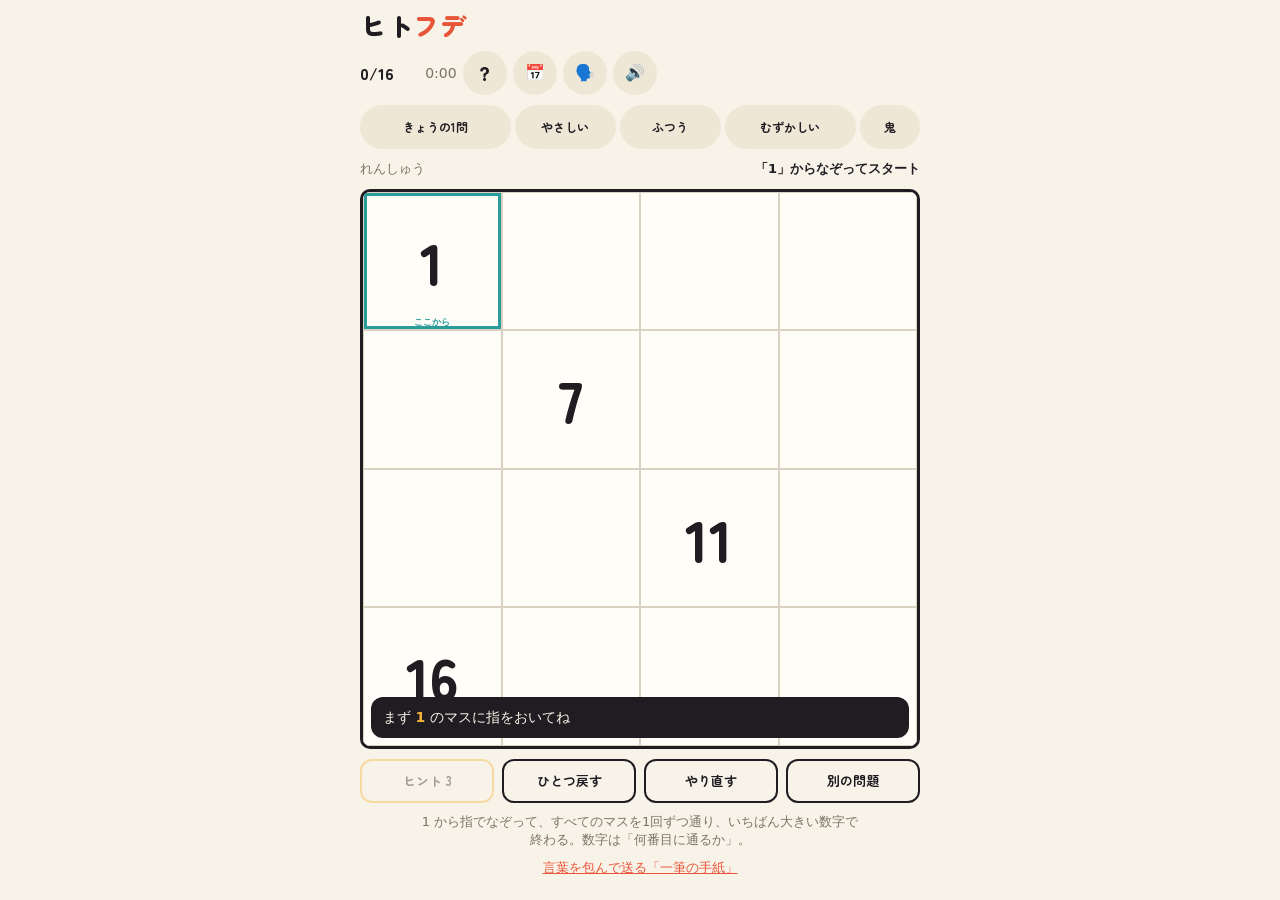
<file: index.html>
<!doctype html>
<html lang="ja">
<head>
<meta charset="utf-8">
<meta name="viewport" content="width=device-width,initial-scale=1,viewport-fit=cover">
<title>ヒトフデ｜一筆書きロジックパズル</title>
<meta name="description" content="数字の手がかりをたよりに、すべてのマスを一筆でつなごう。毎日の問題や友だちとのタイム対戦も楽しめる無料パズル。">
<meta property="og:type" content="website">
<meta property="og:locale" content="ja_JP">
<meta property="og:site_name" content="ヒトフデ">
<meta property="og:title" content="ヒトフデ｜一筆書きロジックパズル">
<meta property="og:description" content="数字の手がかりをたよりに、すべてのマスを一筆でつなごう。毎日の問題や友だちとのタイム対戦も楽しめる無料パズル。">
<meta property="og:url" content="https://koheisuzuk25252525.github.io/hitofude/">
<meta property="og:image" content="https://koheisuzuk25252525.github.io/hitofude/assets/og-image.png">
<meta property="og:image:width" content="1200">
<meta property="og:image:height" content="630">
<meta property="og:image:alt" content="ヒトフデ。数字をたよりに、ひと筆でつなごう。">
<meta name="twitter:card" content="summary_large_image">
<meta name="twitter:title" content="ヒトフデ｜一筆書きロジックパズル">
<meta name="twitter:description" content="数字の手がかりをたよりに、すべてのマスを一筆でつなぐ無料パズル。">
<meta name="twitter:image" content="https://koheisuzuk25252525.github.io/hitofude/assets/og-image.png">
<meta name="claude:viewport-fit-sides" content="cover">
<link rel="stylesheet" href="https://fonts.googleapis.com/css2?family=Zen+Maru+Gothic:wght@500;700;900&display=swap">
<style>
[hidden]{display:none!important}
/* Layout: one-screen app. Header strip, square board centered, controls below. Flat pop palette shared with the book cover. */
:root{
  --bg:#f8f3e8; --fg:#1f1d22; --muted:#7a7468; --line:#d9d2c3; --cell:#fffdf8;
  --acc:#e8553a; --acc2:#2a9d9b; --acc3:#f6b53a; --ok:#2a9d6b; --pill:#efe7d6;
  --hint-ink:#1f1d22;
  --font-display:"Zen Maru Gothic","Hiragino Maru Gothic ProN","Hiragino Sans","Noto Sans JP",system-ui,sans-serif;
  --font-body:"Hiragino Sans","Noto Sans JP",system-ui,-apple-system,sans-serif;
}
@media (prefers-color-scheme: dark){ :root:not([data-theme="light"]){
  --bg:#1b1917; --fg:#f2ece0; --muted:#9a9388; --line:#3a3630; --cell:#262320;
  --acc:#ff7a5c; --acc2:#3fc0bd; --acc3:#ffc85a; --ok:#4fc08d; --pill:#2b2824; color-scheme:dark } }
:root[data-theme="dark"]{
  --bg:#1b1917; --fg:#f2ece0; --muted:#9a9388; --line:#3a3630; --cell:#262320;
  --acc:#ff7a5c; --acc2:#3fc0bd; --acc3:#ffc85a; --ok:#4fc08d; --pill:#2b2824; color-scheme:dark }
html,body{height:100%;width:100%;margin:0;overflow:hidden;overscroll-behavior:none}
body{position:fixed;inset:0;background:var(--bg);color:var(--fg);font-family:var(--font-body)}
.app-scroll{position:absolute;inset:0;overflow-y:auto;overflow-x:hidden;overscroll-behavior:none;
  -webkit-overflow-scrolling:touch;
  padding-left:max(16px,env(safe-area-inset-left,0px));padding-right:max(16px,env(safe-area-inset-right,0px));
  padding-block:6px 16px;display:flex;flex-direction:column;align-items:center;gap:10px;box-sizing:border-box;
  overscroll-behavior:none;touch-action:manipulation;-webkit-user-select:none;user-select:none}
.app-scroll>*{flex-shrink:0}
.top{width:100%;max-width:560px;display:grid;gap:8px;min-width:0}
h1{font-family:var(--font-display);font-weight:900;font-size:26px;margin:0;letter-spacing:.02em}
h1 span{color:var(--acc)}
.stats{font-variant-numeric:tabular-nums;color:var(--muted);font-size:14px;display:flex;align-items:center;flex-wrap:wrap;gap:6px;min-width:0}
#best{flex-basis:100%;order:1;overflow-wrap:anywhere}
.tabs{width:100%;max-width:560px;display:grid;grid-template-columns:minmax(0,1.5fr) repeat(2,minmax(0,1fr)) minmax(0,1.3fr) minmax(0,.6fr);gap:4px}
.tab{flex:1;border:0;background:var(--pill);color:var(--fg);font-family:var(--font-display);font-weight:700;
  font-size:12px;padding:9px 1px;min-width:0;min-height:44px;border-radius:999px;cursor:pointer;white-space:normal;overflow-wrap:anywhere;line-height:1.3}
.tab[aria-selected="true"]{background:var(--acc);color:#fff}
.tab:focus-visible,button:focus-visible{outline:3px solid var(--acc2);outline-offset:2px}
.boardwrap{width:100%;max-width:560px;position:relative;display:flex;align-items:center;justify-content:center}
.board{position:relative;width:100%;aspect-ratio:1;touch-action:none;box-sizing:border-box;
  background:var(--cell);border:3px solid var(--fg);border-radius:10px;overflow:hidden}
.board svg{position:absolute;inset:0;width:100%;height:100%;pointer-events:none}
.cells{position:absolute;inset:0;display:grid;grid-auto-rows:minmax(0,1fr)}
.c{min-height:0;min-width:0}
.c{display:flex;align-items:center;justify-content:center;font-family:var(--font-display);font-weight:900;
  color:var(--fg);border:1px solid var(--line);box-sizing:border-box;position:relative}
.c.vis{background:color-mix(in srgb,var(--acc) 18%,var(--cell))}
.c .n{position:relative;z-index:2;background:var(--cell);border-radius:999px;line-height:1;padding:.14em .3em}
.c.vis .n{background:transparent;color:#fff}
.c .k{position:absolute;left:4px;top:2px;font-size:.5em;font-weight:700;color:var(--fg);opacity:.55;z-index:2;line-height:1;font-variant-numeric:tabular-nums}
.c.head .k{opacity:1;color:var(--acc);font-size:.62em}
.c.target{box-shadow:inset 0 0 0 3px var(--acc2)}
.c.start::after{content:'ここから';position:absolute;bottom:1px;left:0;right:0;text-align:center;
  font:700 9px/1.2 var(--font-body);color:var(--acc2)}
.play-context{width:100%;max-width:560px;display:flex;flex-wrap:wrap;align-items:baseline;justify-content:space-between;gap:4px 12px;font-size:13px;line-height:1.5}
#playLabel{color:var(--muted)}
#nextClue{font-weight:700}
#count{font-family:var(--font-display);font-weight:900;color:var(--fg);font-size:16px}
#langtag{font-size:16px;min-width:1.2em}
.c.bad{animation:shake .25s}
@keyframes shake{25%{transform:translateX(-3px)}75%{transform:translateX(3px)}}
.c.just{animation:pop .28s cubic-bezier(.2,1.4,.4,1)}
@keyframes pop{0%{transform:scale(.86)}60%{transform:scale(1.08)}100%{transform:scale(1)}}
.c.hit .n{animation:ping .5s ease-out}
@keyframes ping{0%{transform:scale(1)}40%{transform:scale(1.45)}100%{transform:scale(1)}}
.c.win{animation:wave .6s ease-out both}
@keyframes wave{0%{background:var(--cell)}50%{background:color-mix(in srgb,var(--acc3) 60%,var(--cell))}100%{background:color-mix(in srgb,var(--acc) 18%,var(--cell))}}
#svg .head{animation:breathe 1.2s ease-in-out infinite;transform-box:fill-box;transform-origin:center}
@keyframes breathe{0%,100%{transform:scale(1);opacity:1}50%{transform:scale(1.35);opacity:.75}}
#svg .draw{stroke-dasharray:1000;stroke-dashoffset:1000;animation:draw 1.1s ease-out forwards}
@keyframes draw{to{stroke-dashoffset:0}}
#fx{position:absolute;inset:0;width:100%;height:100%;pointer-events:none;z-index:6}
.completion{opacity:0;transform:scale(.96)}
.completion.in{animation:rise .45s cubic-bezier(.2,1.3,.4,1) .35s forwards}
@keyframes rise{to{opacity:1;transform:scale(1)}}
.completion h2{animation:none}
.iconbtn{border:0;background:var(--pill);color:var(--fg);width:44px;height:44px;flex:0 0 44px;border-radius:999px;font-size:16px;cursor:pointer;line-height:1}
.iconbtn[aria-pressed="false"]{opacity:.5}
#tab-oni{flex:.55}
#help{font-family:var(--font-display);font-weight:900}
.bar .btn{padding:10px 4px;font-size:13px}
#hint{border-color:var(--acc3)}
#hint:disabled{opacity:.4}
.c.glow{animation:glow 1s ease-in-out 3;box-shadow:inset 0 0 0 4px var(--acc3)}
@keyframes glow{50%{box-shadow:inset 0 0 0 4px var(--acc3),0 0 18px 4px var(--acc3)}}
.c.wrong{box-shadow:inset 0 0 0 4px var(--acc)}
.hint-marker{position:absolute;right:3px;top:3px;z-index:3;min-width:1.4em;padding:2px;border-radius:50%;
  background:var(--acc3);color:var(--hint-ink);font:700 12px/1.2 var(--font-body);text-align:center;pointer-events:none}
.hint-status{margin:0;padding:8px 12px;max-width:560px;box-sizing:border-box;border-radius:10px;
  background:var(--pill);color:var(--fg);font-size:13px;line-height:1.5;text-align:center}
.loading{position:absolute;inset:0;display:flex;flex-direction:column;align-items:center;justify-content:center;gap:10px;background:var(--cell);z-index:7;color:var(--muted);font-family:var(--font-display)}
.loading p{margin:0}
.spin{width:44px;height:44px;flex:0 0 44px;border-radius:50%;border:4px solid var(--line);border-top-color:var(--acc);animation:sp .8s linear infinite}
@keyframes sp{to{transform:rotate(360deg)}}
.coach{position:absolute;left:8px;right:8px;bottom:8px;z-index:6;background:var(--fg);color:var(--bg);border-radius:12px;padding:10px 12px;font-size:14px;line-height:1.5;pointer-events:none}
.coach b{color:var(--acc3)}
#cal[aria-pressed="false"]{opacity:1}
.panel{width:100%;max-width:560px;background:var(--pill);border-radius:14px;padding:10px 12px;box-sizing:border-box}
.panelhead{display:flex;justify-content:space-between;align-items:baseline;font-family:var(--font-display);margin-bottom:6px}
#streak{color:var(--acc);font-weight:900}
.calgrid{display:grid;grid-template-columns:repeat(7,1fr);gap:4px;font-variant-numeric:tabular-nums;font-size:12px}
.calgrid .d{aspect-ratio:1;display:flex;align-items:center;justify-content:center;border-radius:8px;background:var(--cell);color:var(--muted)}
.calgrid .d.done{background:var(--acc);color:#fff;font-weight:700}
.calgrid .d.today{outline:2px solid var(--acc2)}
.calgrid .w{text-align:center;color:var(--muted);font-size:11px}
.banner{width:100%;max-width:560px;background:color-mix(in srgb,var(--acc2) 18%,var(--bg));border:2px solid var(--acc2);border-radius:12px;padding:8px 12px;box-sizing:border-box;font-size:14px;text-align:center}
.banner strong{font-family:var(--font-display);font-variant-numeric:tabular-nums}
.verdict{font-family:var(--font-display);font-weight:900;font-size:18px;color:var(--acc2);margin:0}
.bar{width:100%;max-width:560px;display:grid;grid-template-columns:repeat(2,minmax(0,1fr));gap:8px}
@media(min-width:480px){.bar{grid-template-columns:repeat(4,minmax(0,1fr))}}
.btn{flex:1;border:2px solid var(--fg);background:transparent;color:var(--fg);font-family:var(--font-display);
  font-weight:700;font-size:14px;padding:10px;min-height:44px;min-width:0;overflow-wrap:anywhere;border-radius:12px;cursor:pointer}
.btn.primary{background:var(--fg);color:var(--bg)}
.hint{color:var(--muted);font-size:13px;text-align:center;max-width:440px;margin:0}
.hint.compact{display:none}
.top,.tabs,.bar{max-width:560px}
.completion{position:absolute;inset:0;display:flex;flex-direction:column;align-items:center;justify-content:center;gap:8px;
  background:color-mix(in srgb,var(--bg) 88%,transparent);border-radius:10px;z-index:5;text-align:center;padding:16px}
.completion h2{font-family:var(--font-display);font-weight:900;font-size:28px;margin:0;color:var(--acc)}
.completion p{margin:0;font-variant-numeric:tabular-nums}
#doneNote{font-size:13px;color:var(--muted);line-height:1.5}
.textbtn{border:0;background:transparent;color:var(--fg);font:inherit;font-size:13px;min-height:44px;padding:8px 12px;cursor:pointer;text-decoration:underline;text-underline-offset:3px}
.review-actions{width:100%;max-width:560px;display:flex;gap:8px}
.review-actions .btn{flex:1}
.completion .row{display:flex;width:100%;max-width:360px;gap:8px;flex-wrap:wrap;justify-content:center}
.completion .row .btn{flex:1 1 calc(50% - 8px);min-height:48px}
.credits{max-width:560px;width:100%;display:flex;flex-wrap:wrap;justify-content:center;gap:12px;font-size:12px;color:var(--muted);padding-bottom:12px}
.credits a{color:inherit;overflow-wrap:anywhere}
.toast{position:fixed;left:50%;bottom:calc(20px + env(safe-area-inset-bottom,0px));transform:translateX(-50%);
  background:var(--fg);color:var(--bg);padding:8px 14px;border-radius:999px;font-size:13px;opacity:0;transition:opacity .2s;pointer-events:none}
.toast.show{opacity:1}
@media (prefers-reduced-motion:reduce){.spin,.c.glow,.c.bad,.c.just,.c.hit .n,.c.win,#svg .head,#svg .draw{animation:none}.toast{transition:none}.completion{opacity:1;transform:none}.completion.in{animation:none}#svg .draw{stroke-dashoffset:0}}
</style>
</head>
<body>
<main class="app-scroll" id="appScroll" aria-label="ヒトフデ">
<div class="top">
  <h1>ヒト<span>フデ</span></h1>
  <div class="stats"><span id="count">0/36</span><span id="langtag" aria-hidden="true"></span><span id="timer">0:00</span><span id="best" hidden></span><button class="iconbtn" id="help" aria-label="あそびかた">？</button><button class="iconbtn" id="cal" aria-pressed="false" aria-label="カレンダー">📅</button><button class="iconbtn" id="voice" aria-pressed="true" aria-label="数える声">🗣️</button><button class="iconbtn" id="snd" aria-pressed="true" aria-label="効果音">🔊</button></div>
</div>
<div class="tabs" role="tablist">
  <button class="tab" role="tab" data-mode="daily" aria-selected="true" id="tab-daily">きょうの1問</button>
  <button class="tab" role="tab" data-mode="easy" aria-selected="false" id="tab-easy">やさしい</button>
  <button class="tab" role="tab" data-mode="medium" aria-selected="false" id="tab-medium">ふつう</button>
  <button class="tab" role="tab" data-mode="hard" aria-selected="false" id="tab-hard">むずかしい</button>
  <button class="tab" role="tab" data-mode="oni" aria-selected="false" id="tab-oni">鬼</button>
</div>
<div class="panel" id="calpanel" hidden>
  <div class="panelhead"><strong id="calTitle"></strong><span id="streak"></span></div>
  <div class="calgrid" id="calgrid"></div>
  <p class="hint" style="margin-top:6px">きょうの1問をクリアした日に色がつきます。連続日数がストリーク。</p>
</div>
<div class="banner" id="challenge" hidden></div>
<div class="play-context"><span id="playLabel"></span><span id="nextClue"></span></div>
<div class="boardwrap">
  <div class="board" id="board">
    <div class="cells" id="cells"></div>
    <svg id="svg" viewBox="0 0 100 100" preserveAspectRatio="none" aria-hidden="true"></svg>
    <canvas id="fx" aria-hidden="true"></canvas>
    <div class="loading" id="loading" hidden><div class="spin"></div><p>鬼の問題を生成中…</p></div>
    <div class="loading" id="generationError" hidden role="alert">
      <p>問題を作れませんでした。</p>
      <button class="btn" id="retryGeneration">同じ問題でもう一度</button>
      <button class="btn" id="leaveGeneration">ふつうで遊ぶ</button>
    </div>
    <div class="completion" id="done" hidden>
      <h2>ひと筆、完成！</h2>
      <p id="doneNote"></p>
      <p id="doneText"></p>
      <div class="row">
        <button class="btn primary" id="next">もう一問</button>
        <button class="btn" id="share">結果をコピー</button>
        <button class="btn" id="dare">対戦を挑む</button>
        <button class="btn" id="copyDare">リンクをコピー</button>
      </div>
      <button class="textbtn" id="viewPath">完成した線を見る</button>
    </div>
  </div>
</div>
<div class="review-actions" id="reviewActions" hidden>
  <button class="btn" id="showResult">結果に戻る</button>
  <button class="btn primary" id="reviewNext">もう一問</button>
</div>
<div class="bar" id="playActions">
  <button class="btn" id="hint">ヒント <span id="hintLeft">3</span></button>
  <button class="btn" id="undo">ひとつ戻す</button>
  <button class="btn" id="clear">やり直す</button>
  <button class="btn" id="new">別の問題</button>
</div>
<p class="hint-status" id="hintStatus" role="status" hidden></p>
<p class="hint" id="instructions">1 から指でなぞって、すべてのマスを1回ずつ通り、いちばん大きい数字で終わる。数字は「何番目に通るか」。</p>
<p class="hint" style="text-align:center"><a href="letter.html" style="color:var(--acc)">言葉を包んで送る「一筆の手紙」</a></p>
<footer class="credits" id="credits" hidden aria-label="制作者・作品一覧"></footer>
<div class="toast" id="toast" role="status"></div>
</main>

<script>
// ---------- seeded RNG ----------
function mulberry32(a){return function(){a|=0;a=a+0x6D2B79F5|0;let t=Math.imul(a^a>>>15,1|a);t=t+Math.imul(t^t>>>7,61|t)^t;return((t^t>>>14)>>>0)/4294967296}}
function shuffle(arr,rnd){for(let i=arr.length-1;i>0;i--){const j=Math.floor(rnd()*(i+1));[arr[i],arr[j]]=[arr[j],arr[i]]}return arr}

// ---------- generator (port of gen/path.py) ----------
function neighbors(r,c,R,C){const o=[];if(r+1<R)o.push([r+1,c]);if(r>0)o.push([r-1,c]);if(c+1<C)o.push([r,c+1]);if(c>0)o.push([r,c-1]);return o}
function randomHamiltonianPath(R,C,rnd){
  let path=[];for(let r=0;r<R;r++){const cols=[];for(let c=0;c<C;c++)cols.push(c);if(r%2)cols.reverse();for(const c of cols)path.push([r,c])}
  const n=path.length,iters=n*n*4;
  for(let it=0;it<iters;it++){
    if(rnd()<0.5)path.reverse();
    const end=path[n-1],prev=path[n-2];
    const cand=neighbors(end[0],end[1],R,C).filter(q=>!(q[0]===prev[0]&&q[1]===prev[1]));
    if(!cand.length)continue;
    const q=cand[Math.floor(rnd()*cand.length)];
    const i=path.findIndex(p=>p[0]===q[0]&&p[1]===q[1]);
    const tail=path.splice(i+1);tail.reverse();path=path.concat(tail);
  }
  if(rnd()<0.5)path.reverse();
  return path;
}
// clues: Map key "r,c" -> k (1-based)
function countSolutions(R,C,clues,limit=2){
  const N=R*C;const posOf=new Map();const grid=new Map();
  for(const [key,k] of clues){posOf.set(k,key.split(',').map(Number));grid.set(key,k)}
  const start=posOf.get(1),end=posOf.get(N);if(!start||!end)return 0;
  const nums=[...posOf.keys()].sort((a,b)=>a-b);
  const nextClue=k=>{let lo=0,hi=nums.length;while(lo<hi){const m=(lo+hi)>>1;if(nums[m]<=k)lo=m+1;else hi=m}return lo<nums.length?nums[lo]:null};
  const vis=Array.from({length:R},()=>new Array(C).fill(false));let found=0;
  function deadEnd(r,c,k){
    for(let rr=0;rr<R;rr++)for(let cc=0;cc<C;cc++){
      if(vis[rr][cc])continue;let deg=0,adj=false;
      for(const [nr,nc] of neighbors(rr,cc,R,C)){if(nr===r&&nc===c)adj=true;else if(!vis[nr][nc])deg++}
      if(deg===0){if(!(adj&&k+1===N&&rr===end[0]&&cc===end[1]))return true}
      else if(deg===1&&!adj&&!(rr===end[0]&&cc===end[1]))return true;
    }return false;
  }
  function dfs(r,c,k){
    if(found>=limit)return;
    if(k===N){found++;return}
    if(N-k>2&&deadEnd(r,c,k))return;
    const nk=nextClue(k);
    if(nk!==null){const [tr,tc]=posOf.get(nk);const d=Math.abs(tr-r)+Math.abs(tc-c),rem=nk-k;if(d>rem||((rem-d)&1))return}
    for(const [nr,nc] of neighbors(r,c,R,C)){
      if(vis[nr][nc])continue;const g=grid.get(nr+','+nc);
      if(g!==undefined&&g!==k+1)continue;
      if(g===undefined&&nk!==null&&k+1===nk)continue;
      vis[nr][nc]=true;dfs(nr,nc,k+1);vis[nr][nc]=false;
    }
  }
  vis[start[0]][start[1]]=true;dfs(start[0],start[1],1);return found;
}
function makePuzzle(R,C,difficulty,rnd){
  const path=randomHamiltonianPath(R,C,rnd),N=path.length;
  const key=p=>p[0]+','+p[1];
  const clues=new Map([[key(path[0]),1],[key(path[N-1]),N]]);
  const pool=shuffle([...Array(N-2).keys()].map(i=>i+1),rnd);
  while(countSolutions(R,C,clues)!==1){if(!pool.length)break;const i=pool.pop();clues.set(key(path[i]),i+1)}
  const removable=shuffle([...clues.keys()].filter(k=>clues.get(k)!==1&&clues.get(k)!==N),rnd);
  for(const k of removable){const v=clues.get(k);clues.delete(k);if(countSolutions(R,C,clues)!==1)clues.set(k,v)}
  const extra={easy:Math.max(2,Math.floor(N/6)),medium:Math.max(1,Math.floor(N/12)),hard:0}[difficulty];
  const cand=shuffle(path.filter(p=>!clues.has(key(p))),rnd);
  for(const p of cand.slice(0,extra))clues.set(key(p),path.findIndex(q=>q[0]===p[0]&&q[1]===p[1])+1);
  return {R,C,path,clues,difficulty};
}

// ---------- worker: 8×8 は数秒かかるので別スレッドで生成 ----------
const GENERATION_TIMEOUT_MS=20000;
let generationJob=null;
function cancelGeneration(){generationJob?.cancel()}
function genAsync(R,C,diff,sd){
  return new Promise((resolve,reject)=>{
    let worker=null,url=null,timer=null,settled=false;
    const complete=(error,p)=>{
      if(settled)return;settled=true;
      clearTimeout(timer);worker?.terminate();if(url)URL.revokeObjectURL(url);
      if(generationJob===job)generationJob=null;
      error?reject(error):resolve(p);
    };
    const job={cancel:()=>complete(new Error('generation cancelled'))};
    generationJob=job;
    try{
      const code=[mulberry32,shuffle,neighbors,randomHamiltonianPath,countSolutions,makePuzzle].map(f=>f.toString()).join('\n')+
        '\nonmessage=e=>{const {R,C,diff,sd}=e.data;postMessage(makePuzzle(R,C,diff,mulberry32(sd)))}';
      url=URL.createObjectURL(new Blob([code],{type:'text/javascript'}));
      worker=new Worker(url);
      worker.onmessage=e=>{
        const p=e.data;
        if(!p||p.R!==R||p.C!==C||!Array.isArray(p.path)||p.path.length!==R*C||!(p.clues instanceof Map)){
          complete(new Error('invalid generation result'));return;
        }
        complete(null,p);
      };
      worker.onerror=e=>{e.preventDefault();complete(new Error('worker error'))};
      worker.onmessageerror=()=>complete(new Error('worker message error'));
      timer=setTimeout(()=>complete(new Error('generation timeout')),GENERATION_TIMEOUT_MS);
      worker.postMessage({R,C,diff,sd});
    }catch(error){complete(error)}
  });
}
const TUTORIAL={R:4,C:4,difficulty:'easy',
  path:[[0,0],[0,1],[0,2],[0,3],[1,3],[1,2],[1,1],[1,0],[2,0],[2,1],[2,2],[2,3],[3,3],[3,2],[3,1],[3,0]],
  clues:new Map([['0,0',1],['3,0',16],['1,1',7],['2,2',11]])};

// ---------- audio (WebAudio synth, no files) ----------
const SFX={ctx:null,on:true,master:null,
  init(){if(this.ctx)return;try{this.ctx=new (window.AudioContext||window.webkitAudioContext)();this.master=this.ctx.createGain();this.master.gain.value=0.35;this.master.connect(this.ctx.destination)}catch(e){}},
  resume(){if(this.ctx&&this.ctx.state==='suspended')this.ctx.resume()},
  tone(freq,{type='triangle',dur=0.22,vol=1,delay=0,detune=0,glide=0}={}){
    if(!this.on||!this.ctx)return;const t=this.ctx.currentTime+delay;
    const o=this.ctx.createOscillator(),g=this.ctx.createGain();o.type=type;o.frequency.setValueAtTime(freq,t);o.detune.value=detune;
    if(glide)o.frequency.exponentialRampToValueAtTime(glide,t+dur);
    g.gain.setValueAtTime(0,t);g.gain.linearRampToValueAtTime(vol,t+0.006);g.gain.exponentialRampToValueAtTime(0.0008,t+dur);
    o.connect(g);g.connect(this.master);o.start(t);o.stop(t+dur+0.02);
  },
  // 1手目 C3 から最後の手で C7 に届くよう、4オクターブを N-1 等分してリセットせず上がり続ける
  total:36,
  freq(i){const n=Math.max(2,this.total);return 130.81*Math.pow(2,4*i/(n-1))},
  step(i){const f=this.freq(i);this.tone(f,{type:'triangle',dur:0.2,vol:0.9});this.tone(f*2,{type:'sine',dur:0.12,vol:0.18})},
  hit(i){this.step(i);const f=this.freq(i)*1.5;this.tone(f,{type:'sine',dur:0.5,vol:0.35,delay:0.02});this.tone(f*2,{type:'sine',dur:0.4,vol:0.1,delay:0.05})},
  back(i){this.tone(this.freq(Math.max(0,i))*0.5,{type:'sine',dur:0.14,vol:0.4})},
  bad(){this.tone(130,{type:'square',dur:0.13,vol:0.25,glide:70});this.tone(98,{type:'triangle',dur:0.18,vol:0.3,glide:60})},
  start(){this.tone(523.25,{type:'sine',dur:0.12,vol:0.3});this.tone(783.99,{type:'sine',dur:0.18,vol:0.25,delay:0.07})},
  clear(){const chord=[523.25,659.25,783.99,1046.5,1318.5];chord.forEach((f,i)=>{this.tone(f,{type:'triangle',dur:0.6,vol:0.6,delay:i*0.07});this.tone(f*2,{type:'sine',dur:0.5,vol:0.15,delay:i*0.07})});
    this.tone(2093,{type:'sine',dur:1.2,vol:0.2,delay:0.4})},
};
function buzz(ms){try{navigator.vibrate?.(ms)}catch(e){}}

// ---------- voice: 日本語で数える ----------
const VOICE={on:true,voices:[],
  init(){if(!('speechSynthesis' in window))return;const load=()=>{this.voices=speechSynthesis.getVoices()};load();speechSynthesis.onvoiceschanged=load},
  pick(lang){const v=this.voices;return v.find(x=>x.lang===lang)||v.find(x=>x.lang.startsWith(lang.slice(0,2)))||null},
  say(n){
    const lang='ja-JP';$('langtag').textContent='';
    if(!this.on||!('speechSynthesis' in window))return;
    try{speechSynthesis.cancel();const u=new SpeechSynthesisUtterance(String(n));u.lang=lang;const v=this.pick(lang);if(v)u.voice=v;u.rate=1.15;u.pitch=1.05;u.volume=0.9;speechSynthesis.speak(u)}catch(e){}
  },
  stop(){try{speechSynthesis.cancel()}catch(e){}$('langtag').textContent=''}
};

// ---------- audio unlock (iOS は pointerdown では音が解禁されない) ----------
try{if(navigator.audioSession)navigator.audioSession.type='playback'}catch(e){}   // マナーモードでも鳴らす（Safari 17+）
let unlocked=false;
function unlockAudio(){
  SFX.init();SFX.resume();
  try{const ctx=SFX.ctx;if(ctx){const b=ctx.createBuffer(1,1,22050),src=ctx.createBufferSource();src.buffer=b;src.connect(ctx.destination);src.start(0)}}catch(e){}
  try{if('speechSynthesis' in window&&!unlocked){VOICE.init();const u=new SpeechSynthesisUtterance(' ');u.volume=0;speechSynthesis.speak(u)}}catch(e){}
  if(SFX.ctx&&SFX.ctx.state==='running'){unlocked=true;for(const ev of ['touchend','click','keydown'])document.removeEventListener(ev,unlockAudio,true)}
}
for(const ev of ['touchend','click','keydown'])document.addEventListener(ev,unlockAudio,true);

// ---------- fx (confetti on canvas) ----------
const FX={cv:null,cx:null,parts:[],raf:0,
  stop(){cancelAnimationFrame(this.raf);this.raf=0;this.parts=[];if(this.cx)this.cx.clearRect(0,0,this.cv.width,this.cv.height)},
  burst(n=90){
    this.cv=this.cv||$('fx');const r=this.cv.getBoundingClientRect();this.cv.width=r.width*devicePixelRatio;this.cv.height=r.height*devicePixelRatio;
    this.cx=this.cv.getContext('2d');this.cx.setTransform(devicePixelRatio,0,0,devicePixelRatio,0,0);
    const cs=getComputedStyle(document.documentElement);const cols=['--acc','--acc2','--acc3','--ok'].map(v=>cs.getPropertyValue(v).trim());
    for(let i=0;i<n;i++){const a=-Math.PI/2+(Math.random()-0.5)*1.6;const sp=5+Math.random()*7;
      this.parts.push({x:r.width/2,y:r.height*0.55,vx:Math.cos(a)*sp,vy:Math.sin(a)*sp,g:0.22,w:4+Math.random()*5,h:6+Math.random()*8,rot:Math.random()*6.3,vr:(Math.random()-0.5)*0.3,c:cols[i%cols.length],life:1})}
    if(!this.raf)this.tick();
  },
  tick(){this.raf=requestAnimationFrame(()=>this.tick());const c=this.cx,r=this.cv.getBoundingClientRect();c.clearRect(0,0,r.width,r.height);
    this.parts=this.parts.filter(p=>p.life>0);
    for(const p of this.parts){p.vy+=p.g;p.x+=p.vx;p.y+=p.vy;p.vx*=0.985;p.rot+=p.vr;p.life-=0.011;
      c.save();c.translate(p.x,p.y);c.rotate(p.rot);c.globalAlpha=Math.max(0,Math.min(1,p.life*1.6));c.fillStyle=p.c;c.fillRect(-p.w/2,-p.h/2,p.w,p.h);c.restore()}
    if(!this.parts.length){cancelAnimationFrame(this.raf);this.raf=0;c.clearRect(0,0,r.width,r.height)}
  }
};

// ---------- game state ----------
const SIZES={easy:[5,5],medium:[6,6],hard:[7,7],daily:[6,6],oni:[8,8],tutorial:[4,4]};
const LABEL={easy:'やさしい',medium:'ふつう',hard:'むずかしい',daily:'きょうの1問',oni:'鬼',tutorial:'れんしゅう'};
const HINTS=3;let hintsLeft=HINTS,hintsUsed=0,coachStep=0;
let mode='daily',puz=null,route=[],seed=0,t0=0,timerId=null,finished=false,drawing=false,mistakes=0,rival=null,finalMs=null;
const SHARE_URL=location.origin+location.pathname;
const $=id=>document.getElementById(id);
const store={get(k){try{return JSON.parse(localStorage.getItem('hitofude:'+k))}catch(e){return null}},set(k,v){try{localStorage.setItem('hitofude:'+k,JSON.stringify(v))}catch(e){}}};
function todayKey(){const d=new Date();return d.getFullYear()*10000+(d.getMonth()+1)*100+d.getDate()}
function fmt(ms){const s=Math.floor(ms/1000);return Math.floor(s/60)+':'+String(s%60).padStart(2,'0')}
function toast(msg){const t=$('toast');t.textContent=msg;t.classList.add('show');clearTimeout(t._h);t._h=setTimeout(()=>t.classList.remove('show'),1500)}

let genToken=0;
function newGame(m,forcedSeed){
  mode=m;const tok=++genToken;
  cancelGeneration();endGesture();clearHint();FX.stop();
  seed=forcedSeed!==undefined?forcedSeed:(m==='daily'?todayKey():(Date.now()^Math.floor(Math.random()*1e9))>>>0);
  const [R,C]=SIZES[m];
  puz=null;route=[];finished=false;finalMs=null;drawing=false;activePointer=null;lastPointer=null;mistakes=0;hintsLeft=HINTS;hintsUsed=0;VOICE.stop();
  if(!(forcedSeed!==undefined&&rival&&rival.seed===seed))rival=null;
  $('challenge').hidden=!rival;if(rival)$('challenge').innerHTML=`⚔️ 対戦中：相手のタイム <strong>${fmt(rival.ms)}</strong> を超えろ`;
  $('done').hidden=true;$('done').classList.remove('in');
  $('reviewActions').hidden=true;$('playActions').hidden=false;
  $('instructions').hidden=false;
  $('undo').disabled=false;$('clear').disabled=false;
  $('playLabel').textContent=m==='easy'?'さくっと一問':LABEL[m];
  $('nextClue').textContent='問題を準備中…';
  $('generationError').hidden=true;$('cells').replaceChildren();$('svg').replaceChildren();$('coach')?.remove();
  fitBoard();
  for(const b of document.querySelectorAll('.tab'))b.setAttribute('aria-selected',String(b.dataset.mode===m));
  const best=store.get('best:'+m);$('best').hidden=best===null||m==='tutorial';if(best!==null)$('best').textContent='ベスト '+fmt(best);
  clearInterval(timerId);t0=0;$('timer').textContent='0:00';
  syncHint();updateStreak();
  const diff=m==='daily'?'medium':m==='oni'?'hard':m;
  const apply=p=>{if(tok!==genToken)return;puz=p;SFX.total=R*C;$('loading').hidden=true;render();coach();syncHint()};
  if(m==='tutorial'){coachStep=0;apply(TUTORIAL);return Promise.resolve()}
  if(m==='oni'){
    $('loading').hidden=false;
    return genAsync(R,C,diff,seed).then(apply).catch(()=>{
      if(tok!==genToken)return;
      $('loading').hidden=true;$('generationError').hidden=false;$('nextClue').textContent='もう一度お試しください';syncHint();
    });
  }
  $('loading').hidden=true;apply(makePuzzle(R,C,diff,mulberry32(seed)));return Promise.resolve();
}
function syncHint(){$('hintLeft').textContent=hintsLeft;$('hint').disabled=finished||!puz||hintsLeft<=0||mode==='tutorial'||!!document.querySelector('.hint-marker')}
function clearHint(){
  for(const cell of $('cells').children){cell.classList.remove('glow','wrong');cell.querySelector('.hint-marker')?.remove()}
  $('hintStatus').hidden=true;$('hintStatus').textContent='';syncHint();
}
function useHint(){
  if(finished||!puz||hintsLeft<=0||mode==='tutorial'||document.querySelector('.hint-marker'))return;
  const sol=puz.path;
  let ok=0;while(ok<route.length&&route[ok][0]===sol[ok][0]&&route[ok][1]===sol[ok][1])ok++;
  const next=sol[ok];if(!next)return;
  const corrected=ok<route.length;
  clearHint();
  if(corrected){route=route.slice(0,ok);drawRoute()}
  const cell=$('cells').children[next[0]*puz.C+next[1]];
  cell.classList.add('glow');
  const marker=document.createElement('span');marker.className='hint-marker';marker.textContent=ok+1;
  marker.setAttribute('aria-label',`${ok+1}番目に進むマス`);cell.appendChild(marker);
  $('hintStatus').textContent=(corrected?`${ok}マス目まで戻しました。`:'')+`${ok+1}番目は、色と数字の目印があるマスです。`;
  $('hintStatus').hidden=false;
  hintsLeft--;hintsUsed++;syncHint();SFX.init();SFX.tone(1318.5,{type:'sine',dur:0.35,vol:0.4});
  if(!t0)startTimer();
  cell.scrollIntoView({block:'nearest',inline:'nearest',behavior:matchMedia('(prefers-reduced-motion: reduce)').matches?'auto':'smooth'});
}
const COACH=[
  'まず <b>1</b> のマスに指をおいてね',
  'そのまま右へなぞって、上の段を進もう。<b>7</b> は7番目に通るマス',
  'いいね！ <b>11</b> を11番目に通るように下の段へ',
  '最後は <b>16</b> で終わり。全部のマスを1回ずつ通れたらクリア！'
];
function coach(){
  let el=document.getElementById('coach');
  if(mode!=='tutorial'||finished){el?.remove();return}
  if(!el){el=document.createElement('div');el.id='coach';el.className='coach';$('board').appendChild(el)}
  const n=route.length;coachStep=n===0?0:n<7?1:n<11?2:3;
  el.innerHTML=COACH[coachStep];
}
function startTimer(){if(t0)return;t0=Date.now();timerId=setInterval(()=>{$('timer').textContent=fmt(Date.now()-t0)},500)}

function fitBoard(){
  // 常に横幅いっぱい（上限560px）。高さが足りなければページをスクロールさせる。縮めてマスを小さくすることはしない
  const wrap=document.querySelector('.boardwrap'),b=$('board');
  const size=Math.min(wrap.clientWidth,560);
  b.style.width=size+'px';b.style.height=size+'px';
  const hint=$('instructions');hint.classList.toggle('compact',window.innerHeight<720);
}
function render(){
  const {R,C,clues}=puz;const cells=$('cells');cells.style.gridTemplateColumns=`repeat(${C},minmax(0,1fr))`;cells.style.gridTemplateRows=`repeat(${R},minmax(0,1fr))`;cells.innerHTML='';
  fitBoard();
  const fs=Math.max(14,Math.floor(($('board').clientWidth||360)/C*0.42));
  for(let r=0;r<R;r++)for(let c=0;c<C;c++){
    const d=document.createElement('div');d.className='c';d.dataset.r=r;d.dataset.c=c;d.style.fontSize=fs+'px';
    const k=clues.get(r+','+c);if(k){const s=document.createElement('span');s.className='n';s.textContent=k;d.appendChild(s)}
    cells.appendChild(d);
  }
  drawRoute();
}
function drawRoute(opts={}){
  const {R,C}=puz;const svg=$('svg');
  // Use only visible clues and the current step count; never reveal the solution here.
  const next=Array.from(puz.clues.values()).filter(k=>k>route.length).sort((a,b)=>a-b)[0];
  const pts=route.map(([r,c])=>[(c+0.5)*100/C,(r+0.5)*100/R]);
  const w=Math.max(2.5,100/C*0.34);
  const acc=getComputedStyle(document.documentElement).getPropertyValue('--acc').trim()||'#e8553a';
  let html='';
  if(pts.length>1)html+=`<polyline class="${opts.draw?'draw':''}" points="${pts.map(p=>p.join(',')).join(' ')}" fill="none" style="stroke:${acc};stroke-width:${w};stroke-linecap:round;stroke-linejoin:round"/>`;
  if(pts.length){const [hx,hy]=pts[pts.length-1];html+=`<circle class="head" cx="${hx}" cy="${hy}" r="${w*0.62}" style="fill:${acc}"/>`}
  svg.innerHTML=html;
  const order=new Map(route.map(([r,c],i)=>[r+','+c,i+1]));const headKey=route.length?route[route.length-1].join(','):null;
  for(const d of $('cells').children){const key=d.dataset.r+','+d.dataset.c;const i=order.get(key);
    d.classList.toggle('vis',i!==undefined);d.classList.toggle('head',key===headKey);
    d.classList.toggle('target',!finished&&puz.clues.get(key)===next);
    d.classList.toggle('start',!route.length&&puz.clues.get(key)===1);
    let k=d.querySelector('.k');
    if(i!==undefined&&!puz.clues.has(key)){if(!k){k=document.createElement('span');k.className='k';d.appendChild(k)}k.textContent=i}
    else if(k)k.remove();}
  $('count').textContent=`${route.length}/${R*C}`;
  $('nextClue').textContent=route.length===R*C?'すべてのマスが、一本の線に。':!route.length?'「1」からなぞってスタート':`次の数字 ${next} まで、あと ${next-route.length} マス`;
  if(mode==='tutorial')coach();
}
function cellAt(x,y){const el=document.elementFromPoint(x,y);return el&&el.closest('.c')}
function tryStep(r,c){
  if(finished||!puz)return;
  const last=route[route.length-1];
  if(!last){ if(puz.clues.get(r+','+c)===1){clearHint();route.push([r,c]);startTimer();drawRoute();SFX.start();VOICE.say(1);popCell(r,c,'just');buzz(8)}else{flash(r,c);SFX.bad()};return }
  if(last[0]===r&&last[1]===c)return;
  const prev=route[route.length-2];
  if(prev&&prev[0]===r&&prev[1]===c){clearHint();route.pop();drawRoute();SFX.back(route.length-1);return}   // backtrack
  if(Math.abs(last[0]-r)+Math.abs(last[1]-c)!==1)return;
  if(route.some(p=>p[0]===r&&p[1]===c)){mistakes++;flash(r,c);SFX.bad();return}
  const k=puz.clues.get(r+','+c),step=route.length+1;
  if(k!==undefined&&k!==step){mistakes++;flash(r,c);SFX.bad();buzz([20,30,20]);toast(`そのマスは ${k} 番目`);return}
  clearHint();route.push([r,c]);drawRoute();
  const i=route.length-1;
  VOICE.say(i+1);
  if(k!==undefined){SFX.hit(i);popCell(r,c,'hit');buzz(15)}else{SFX.step(i);popCell(r,c,'just');buzz(6)}
  if(route.length===puz.R*puz.C)finish();
}
function popCell(r,c,cls){const d=$('cells').children[r*puz.C+c];d.classList.remove(cls);void d.offsetWidth;d.classList.add(cls);d.addEventListener('animationend',()=>d.classList.remove(cls),{once:true})}
function flash(r,c){const d=$('cells').children[r*puz.C+c];d.classList.remove('bad');void d.offsetWidth;d.classList.add('bad')}
function finish(){
  if(finished||!puz)return;
  finalMs=Math.max(0,Date.now()-t0);finished=true;clearInterval(timerId);
  const ms=finalMs;$('timer').textContent=fmt(ms);syncHint();
  const best=store.get('best:'+mode);
  const improved=typeof best==='number'&&ms<best;
  if(mode!=='tutorial'){if(best===null||improved){store.set('best:'+mode,ms);$('best').hidden=false;$('best').textContent='ベスト '+fmt(ms)}}
  if(mode==='tutorial')store.set('tut',1);
  document.getElementById('coach')?.remove();
  if(mode==='daily')store.set('daily:'+seed,ms);
  $('doneNote').textContent=mode==='tutorial'?'準備できました。さくっと一問へ。':improved?'自己ベストを更新！':hintsUsed===0?'ヒントなしで、つながりました。':'考えた道が、一本につながりました。';
  const help=hintsUsed?`  ヒント ${hintsUsed}回`:'';
  let verdict='';
  if(rival){verdict=ms<rival.ms?`🏆 勝ち！ 相手 ${fmt(rival.ms)}`:ms===rival.ms?`🤝 引き分け ${fmt(rival.ms)}`:`😵 負け… 相手 ${fmt(rival.ms)}`}
  $('doneText').innerHTML=`${LABEL[mode]} ${puz.R}×${puz.C}  ${fmt(ms)}${help}`+(verdict?`<br><span class="verdict">${verdict}</span>`:'');
  updateStreak();
  SFX.clear();buzz([30,40,30,40,80]);
  drawRoute({draw:true});
  const cells=$('cells').children;route.forEach(([r,c],i)=>{const d=cells[r*puz.C+c];d.classList.remove('win');d.style.animationDelay=(i*18)+'ms';void d.offsetWidth;d.classList.add('win')});
  const completedToken=genToken;
  if(!matchMedia('(prefers-reduced-motion: reduce)').matches){
    for(const [delay,n] of [[250,110],[650,60]])setTimeout(()=>{if(genToken===completedToken&&finished)FX.burst(n)},delay);
  }
  $('next').textContent=mode==='tutorial'?'さくっと一問へ':'もう一問';$('reviewNext').textContent=$('next').textContent;
  $('dare').hidden=mode==='tutorial';$('copyDare').hidden=mode==='tutorial';
  $('undo').disabled=true;$('clear').disabled=true;
  $('playActions').hidden=true;$('instructions').hidden=true;
  $('share').textContent=rival?'対戦結果を返信':'結果をコピー';
  const dn=$('done');dn.hidden=false;dn.classList.remove('in');void dn.offsetWidth;dn.classList.add('in');
}
function emojiGrid(){
  const rows=[];for(let r=0;r<puz.R;r++){let row='';for(let c=0;c<puz.C;c++)row+=puz.clues.has(r+','+c)?'🟧':'⬜';rows.push(row)}return rows.join('\n');
}
function modeCode(){return {easy:'e',medium:'m',hard:'h',daily:'d',oni:'o'}[mode]}
function challengeLink(ms){return `${SHARE_URL}#c-${modeCode()}-${seed}-${Math.round(ms/1000)}`}
function shareText(withLink){
  const ms=finalMs??(t0?Math.max(0,Date.now()-t0):0);
  const d=mode==='daily'?new Date(Math.floor(seed/10000),Math.floor(seed/100)%100-1,seed%100):new Date();
  const head=mode==='daily'?`ヒトフデ きょうの1問 ${d.getFullYear()}/${d.getMonth()+1}/${d.getDate()}`:`ヒトフデ ${LABEL[mode]} ${puz.R}×${puz.C}`;
  const st=mode==='daily'?`  🔥${streakDays()}日`:'';
  const perfect=(mistakes===0&&hintsUsed===0?' ✨パーフェクト':` ミス${mistakes}`)+(hintsUsed?` 💡${hintsUsed}`:'');
  return `${head}\n⏱ ${fmt(ms)}${perfect}${st}\n${emojiGrid()}\n`+(withLink?`このタイムに挑む → ${challengeLink(ms)}`:SHARE_URL);
}
// Replying to a challenge is different from inviting a friend: send the score,
// not a puzzle grid and another URL preview. Both times are labeled by role.
function challengeResultText(){
  const ms=finalMs??(t0?Math.max(0,Date.now()-t0):0);
  const delta=Math.abs(ms-rival.ms),sec=Math.floor(delta/1000);
  const difference=delta===0?'同タイム':sec===0?'1秒未満':sec<60?sec+'秒':Math.floor(sec/60)+'分'+sec%60+'秒';
  const outcome=ms<rival.ms?'🎉 挑戦した人の勝ち！':ms===rival.ms?'🤝 引き分け！':'🏆 リンクを送った人の勝ち！';
  const extra=mistakes===0&&hintsUsed===0?'✨ ノーミス・ヒントなし':`ミス ${mistakes}回`+(hintsUsed?` ／ ヒント ${hintsUsed}回`:'');
  return `⚔️ ヒトフデ 対戦結果
${LABEL[mode]} ${puz.R}×${puz.C}

${outcome}
📩 リンクを送った人：${fmt(rival.ms)}
🎮 挑戦した人：${fmt(ms)}
タイム差：${difference}
${extra}`;
}
// ---------- streak / calendar ----------
function dayKey(d){return d.getFullYear()*10000+(d.getMonth()+1)*100+d.getDate()}
function streakDays(){
  let n=0;const d=new Date();
  if(store.get('daily:'+dayKey(d))===null)d.setDate(d.getDate()-1);   // 今日未クリアなら昨日から数える
  while(store.get('daily:'+dayKey(d))!==null){n++;d.setDate(d.getDate()-1)}
  return n;
}
function updateStreak(){
  const n=streakDays();$('streak').textContent=n?`🔥 ${n}日連続`:'';
  renderCalendar();
}
function renderCalendar(){
  const g=$('calgrid');if($('calpanel').hidden)return;
  const now=new Date();const y=now.getFullYear(),m=now.getMonth();
  $('calTitle').textContent=`${y}年${m+1}月`;
  const first=new Date(y,m,1).getDay();const days=new Date(y,m+1,0).getDate();
  let html=['日','月','火','水','木','金','土'].map(w=>`<div class="w">${w}</div>`).join('');
  for(let i=0;i<first;i++)html+='<div></div>';
  for(let d=1;d<=days;d++){const k=y*10000+(m+1)*100+d;const done=store.get('daily:'+k)!==null;const today=d===now.getDate();
    html+=`<div class="d${done?' done':''}${today?' today':''}">${d}</div>`}
  g.innerHTML=html;
}
// ---------- input ----------
const board=$('board');
let activePointer=null,lastPointer=null,pageScrollLock=null;
function lockPageScroll(){
  if(pageScrollLock)return;
  const scroller=$('appScroll');
  pageScrollLock={x:scroller.scrollLeft,y:scroller.scrollTop,overflowY:scroller.style.overflowY};
  // The document stays fixed; only this internal surface can scroll between games.
  scroller.style.overflowY='hidden';
}
function endGesture(){
  drawing=false;activePointer=null;lastPointer=null;
  if(!pageScrollLock)return;
  const saved=pageScrollLock;pageScrollLock=null;
  const scroller=$('appScroll');scroller.style.overflowY=saved.overflowY;
  scroller.scrollTo(saved.x,saved.y);
}
function pointerCell(point){
  if(!puz)return null;
  const rect=$('cells').getBoundingClientRect();
  if(point.x<rect.left||point.y<rect.top||point.x>=rect.right||point.y>=rect.bottom)return null;
  return [Math.floor((point.y-rect.top)/rect.height*puz.R),Math.floor((point.x-rect.left)/rect.width*puz.C)];
}
function tracePointer(point){
  const target=pointerCell(point);
  if(!target){lastPointer=null;return}
  const from=lastPointer||point;
  const rect=$('cells').getBoundingClientRect();
  const spacing=Math.min(rect.width/puz.C,rect.height/puz.R)/4;
  const steps=Math.max(1,Math.ceil(Math.hypot(point.x-from.x,point.y-from.y)/spacing));
  // Sample only the actual pointer segment. tryStep still rejects diagonals, revisits and wrong clues.
  let previous=pointerCell(from);
  if(!lastPointer&&previous)tryStep(...previous);
  for(let i=1;i<=steps;i++){
    const cell=pointerCell({x:from.x+(point.x-from.x)*i/steps,y:from.y+(point.y-from.y)*i/steps});
    if(cell&&(!previous||cell[0]!==previous[0]||cell[1]!==previous[1]))tryStep(...cell);
    previous=cell;
  }
  lastPointer=point;
}
board.addEventListener('pointerdown',e=>{
  if(!puz||finished||activePointer!==null||!e.isPrimary||e.button!==0)return;
  const point={x:e.clientX,y:e.clientY};if(!pointerCell(point))return;
  SFX.init();SFX.resume();VOICE.init();drawing=true;activePointer=e.pointerId;lastPointer=null;
  if(e.pointerType==='touch')lockPageScroll();
  if(e.cancelable)e.preventDefault();
  board.setPointerCapture(e.pointerId);tracePointer(point);
});
function movePointer(e){
  if(!drawing||e.pointerId!==activePointer)return;
  if(e.cancelable)e.preventDefault();
  const points=e.getCoalescedEvents?.()||[];
  for(const p of points)tracePointer({x:p.clientX,y:p.clientY});
  tracePointer({x:e.clientX,y:e.clientY});
}
function releasePointer(e){
  if(e.pointerId!==activePointer)return;
  endGesture();
}
// Safari needs an explicitly non-passive touch listener to cancel native panning.
for(const type of ['touchstart','touchmove'])document.addEventListener(type,e=>{
  if(drawing&&e.cancelable)e.preventDefault();
},{passive:false,capture:true});
window.addEventListener('blur',endGesture);
document.addEventListener('visibilitychange',()=>{if(document.hidden)endGesture()});
board.addEventListener('pointermove',movePointer);
board.addEventListener('pointerup',e=>{movePointer(e);releasePointer(e)});
board.addEventListener('pointercancel',releasePointer);
board.addEventListener('lostpointercapture',releasePointer);
$('retryGeneration').onclick=()=>newGame(mode,seed);
$('leaveGeneration').onclick=()=>newGame('medium');
$('undo').onclick=()=>{if(finished||!puz)return;clearHint();route.pop();drawRoute()};
$('clear').onclick=()=>{if(finished||!puz)return;clearHint();route=[];drawRoute();VOICE.stop()};
$('new').onclick=()=>newGame(mode==='daily'||mode==='tutorial'?'medium':mode);
$('hint').onclick=useHint;
$('help').onclick=()=>newGame('tutorial');
function playNext(){return newGame(mode==='tutorial'?'easy':mode==='daily'?'medium':mode)}
$('next').onclick=playNext;$('reviewNext').onclick=playNext;
$('viewPath').onclick=()=>{
  if(!finished)return;
  $('done').hidden=true;$('playActions').hidden=true;$('reviewActions').hidden=false;
  $('showResult').focus({preventScroll:true});
};
$('showResult').onclick=()=>{
  if(!finished)return;
  $('done').hidden=false;$('reviewActions').hidden=true;
  $('viewPath').focus({preventScroll:true});
};
async function copy(txt,okMsg){
  try{
    if(!navigator.clipboard?.writeText)throw new Error('clipboard unavailable');
    await navigator.clipboard.writeText(txt);toast(okMsg);
  }catch(e){
    const ta=document.createElement('textarea');ta.value=txt;document.body.appendChild(ta);ta.select();
    try{if(document.execCommand('copy'))toast(okMsg);else toast('コピーできませんでした')}
    catch(error){toast('コピーできませんでした')}
    finally{ta.remove()}
  }
}
// Use the system share sheet for a one-tap LINE / Messages invitation.
function challengeShareData(){
  const ms=finalMs??(t0?Math.max(0,Date.now()-t0):0);
  return {
    title:'ヒトフデで対戦！',
    text:`ヒトフデで対戦しよう！\n${LABEL[mode]} ${puz.R}×${puz.C}  私の記録 ${fmt(ms)}\nこのタイムを超えられる？`,
    url:challengeLink(ms)
  };
}
async function shareChallenge(){
  const data=challengeShareData();
  if(typeof navigator.share==='function'){
    try{
      // Must be called before any await to retain the user's click gesture.
      await navigator.share(data);
      return;
    }catch(e){
      if(e?.name==='AbortError')return; // User closed the share sheet.
    }
  }
  await copy(data.url,'対戦リンクをコピーしました');
}
$('dare').onclick=shareChallenge;
$('copyDare').onclick=()=>copy(challengeShareData().url,'対戦リンクをコピーしました');
$('cal').onclick=()=>{const pn=$('calpanel');pn.hidden=!pn.hidden;$('cal').setAttribute('aria-pressed',String(!pn.hidden));renderCalendar()};
async function shareResult(){
  if(!rival||!finished)return copy(shareText(false),'コピーしました');
  const text=challengeResultText();
  if(typeof navigator.share==='function'){
    try{
      // Call from the direct button gesture before awaiting anything.
      await navigator.share({text});
      return;
    }catch(e){
      if(e?.name==='AbortError')return;
    }
  }
  await copy(text,'対戦結果をコピーしました');
}
$('share').onclick=shareResult;
for(const b of document.querySelectorAll('.tab'))b.onclick=()=>newGame(b.dataset.mode);
SFX.on=store.get('sound2')!==false;
const sndBtn=$('snd');function syncSnd(){sndBtn.textContent=SFX.on?'🔊':'🔇';sndBtn.setAttribute('aria-pressed',String(SFX.on))}
sndBtn.onclick=()=>{SFX.on=!SFX.on;store.set('sound2',SFX.on);syncSnd();if(SFX.on){SFX.init();SFX.resume();SFX.step(4)}};syncSnd();
VOICE.on=store.get('voice2')!==false;VOICE.init();
const vBtn=$('voice');function syncV(){vBtn.setAttribute('aria-pressed',String(VOICE.on))}
vBtn.onclick=()=>{VOICE.on=!VOICE.on;store.set('voice2',VOICE.on);syncV();if(VOICE.on)VOICE.say(Math.max(1,route.length))};syncV();
document.fonts?.ready?.then(()=>{if(puz){fitBoard();drawRoute()}});
window.addEventListener('resize',()=>{if(puz){fitBoard();const fs=Math.max(14,Math.floor($('board').clientWidth/puz.C*0.42));for(const d of $('cells').children)d.style.fontSize=fs+'px';drawRoute()}});

// Configure real attribution here; empty fields do not produce placeholder links.
const SITE_CREDITS={name:'',creatorUrl:'',worksUrl:''};
function renderCredits(){
  const footer=$('credits');footer.replaceChildren();
  const link=(label,href)=>{
    if(!href)return;
    try{const url=new URL(href);if(url.protocol!=='https:')return;
      const a=document.createElement('a');a.textContent=label;a.href=url.href;footer.appendChild(a);
    }catch(e){}
  };
  if(SITE_CREDITS.name){const label=document.createElement('span');label.textContent='制作：'+SITE_CREDITS.name;footer.appendChild(label)}
  link('制作者について',SITE_CREDITS.creatorUrl);link('ほかの作品',SITE_CREDITS.worksUrl);
  footer.hidden=!footer.childElementCount;
}
renderCredits();

// ---------- boot (hot-reload aware) ----------
function start(data){
  const m=/^#c-([emhdo])-(\d+)-(\d+)$/.exec(location.hash||'');
  if(m){const md={e:'easy',m:'medium',h:'hard',d:'daily',o:'oni'}[m[1]];rival={seed:+m[2],ms:+m[3]*1000};newGame(md,+m[2]);toast('対戦モード：相手のタイムに挑戦！');return}
  if(data&&data.seed&&data.mode){rival=data.rival||null;newGame(data.mode,data.seed).then(()=>{if(!puz)return;route=data.route||[];if(route.length)startTimer();drawRoute()})}
  else newGame(store.get('tut')?'easy':'tutorial');
}
window.claude?.hot?.snapshot?.(()=>({mode,seed,route,rival}));
window.claude?.hot?.ready?window.claude.hot.ready(start):start(window.claude?.hot?.data??{});
</script>

</body>
</html>
</file>
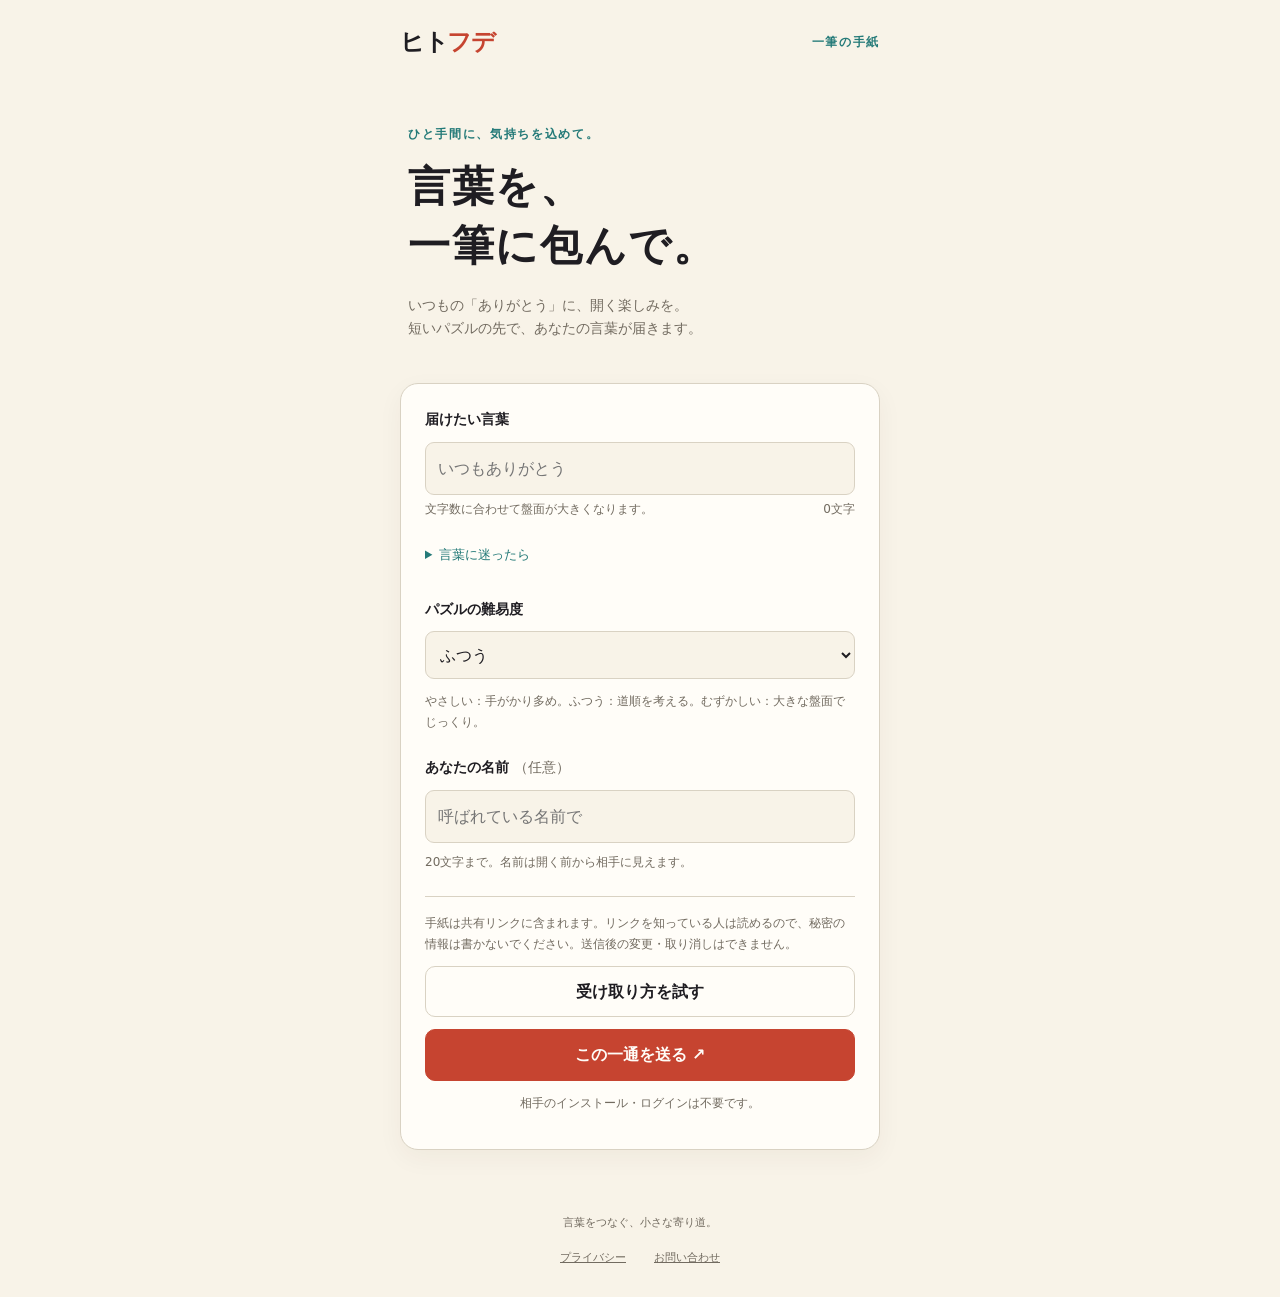
<file: letter.html>
<!doctype html>
<html lang="ja">
<head>
<meta charset="utf-8">
<meta name="viewport" content="width=device-width,initial-scale=1,viewport-fit=cover">
<meta name="referrer" content="no-referrer">
<title>一筆の手紙｜ヒトフデ</title>
<meta name="description" content="短い一筆パズルに、あなたの言葉を包んで。インストール不要で開ける、一筆の手紙。">
<meta property="og:title" content="あなたへ、一筆の手紙。">
<meta property="og:description" content="ひと筆、つないで開けてみて。解かずに読むこともできます。">
<meta property="og:image" content="https://koheisuzuk25252525.github.io/hitofude/assets/og-image.png">
<meta name="twitter:card" content="summary_large_image">
<link rel="stylesheet" href="letter.css">
<script src="letter-links.js" defer></script>
<script src="letter.js" defer></script>
</head>
<body>
<header><a class="brand" href="./">ヒト<span>フデ</span></a><span class="eyebrow">一筆の手紙</span></header>
<main>
<aside id="appLinks" class="paper" hidden aria-label="アプリで遊ぶ">
<a id="openApp" class="secondary wide">アプリでこの手紙を開く</a>
<a id="installApp" class="primary wide" hidden></a>
<p id="installHelp" class="fine">まだアプリを入れていない方も、このページで遊べます。</p>
</aside>
<section id="compose" aria-labelledby="composeTitle">
<div class="intro"><span class="eyebrow">ひと手間に、気持ちを込めて。</span><h1 id="composeTitle">言葉を、<br>一筆に包んで。</h1><p>いつもの「ありがとう」に、開く楽しみを。<br>短いパズルの先で、あなたの言葉が届きます。</p></div>
<form id="letterForm" class="paper">
<label for="message">届けたい言葉</label>
<input id="message" required placeholder="いつもありがとう" aria-describedby="messageHelp" autocomplete="off">
<div class="fieldHelp"><span id="messageHelp">文字数に合わせて盤面が大きくなります。</span><output id="counter" for="message">0文字</output></div>
<details class="ideas"><summary>言葉に迷ったら</summary><div class="examples"><button type="button" data-example="おつかれさま">おつかれさま</button><button type="button" data-example="いつもありがとう">ありがとう</button><button type="button" data-example="お誕生日おめでとう">おめでとう</button></div></details>
<label for="difficulty">パズルの難易度</label>
<select id="difficulty" aria-describedby="difficultyHelp"><option value="easy">やさしい</option><option value="normal" selected>ふつう</option><option value="hard">むずかしい</option></select>
<p id="difficultyHelp" class="fieldHelp">やさしい：手がかり多め。ふつう：道順を考える。むずかしい：大きな盤面でじっくり。</p>
<label for="sender">あなたの名前 <span class="muted">（任意）</span></label><input id="sender" autocomplete="off" maxlength="40" placeholder="呼ばれている名前で" aria-describedby="senderHelp"><small id="senderHelp">20文字まで。名前は開く前から相手に見えます。</small>
<p class="privacyNote">手紙は共有リンクに含まれます。リンクを知っている人は読めるので、秘密の情報は書かないでください。送信後の変更・取り消しはできません。</p>
<button type="button" class="secondary wide" id="preview">受け取り方を試す</button><button type="submit" class="primary wide">この一通を送る <span aria-hidden="true">↗</span></button>
<p class="fine">相手のインストール・ログインは不要です。</p>
</form>
<section id="shareFallback" class="paper" hidden aria-label="共有リンク"><label for="shareURL">このリンクを相手に送ってください</label><textarea id="shareURL" rows="3" readonly></textarea><button id="copyLink" class="primary wide">リンクをコピー</button><p class="fine">共有時のプレビューには、本文を表示しません。</p></section>
</section>
<section id="receive" hidden aria-labelledby="receiveTitle">
<div id="previewBar" class="previewBar" hidden><span>受け取り方のプレビュー</span><button id="newPuzzle" class="textButton">別の問題を試す</button><button id="backToEdit" class="textButton">編集に戻る</button></div>
<div class="intro" id="receiveIntro"><span class="eyebrow" id="fromLabel"></span><h1 id="receiveTitle">あなたへ、<br>一筆の手紙。</h1><p>ひと筆、つないで開けてみて。</p></div>
<div id="play" class="paper">
<p id="difficultyLabel" class="fine"></p>
<div class="seal" aria-hidden="true">✉</div>
<p class="instruction">「1」から、すべてのマスを一度ずつ。<br>数字は、そのマスを<strong>何番目に通るか</strong>です。</p>
<p class="fine">上下左右につなげます。順にタップしても遊べます。</p>
<div class="boardFrame"><div id="board" class="board" role="group" aria-label="4かける4の一筆パズル"></div><svg class="route" viewBox="0 0 400 400" aria-hidden="true"><polyline id="thread" points=""/></svg></div>
<p id="guidance" class="guidance" role="status">「1」から、すべてのマスを一度ずつ。</p>
<div class="tools"><button id="undo" class="secondary">一つ戻す</button><button id="reset" class="secondary">はじめから</button><button id="hint" class="secondary">次の一歩</button></div>
<button id="skip" class="textButton wide">解かずに手紙を読む</button>
</div>
<article id="opened" class="paper opened" hidden aria-labelledby="openTitle">
<svg id="unsealedThread" class="unsealed" viewBox="0 0 400 100" aria-hidden="true"><path d="M0 80 Q100 -15 200 50 T400 25"/></svg>
<p class="eyebrow" id="openCaption"></p><h2 id="openTitle" tabindex="-1">あなたへの言葉です。</h2><p id="letterBody" class="letterBody"></p><p id="signature" class="signature"></p>
<div class="reply"><p>今度は、あなたの言葉を。</p><button id="createOwn" class="primary wide">自分も一通つくる</button><a class="textButton wide" href="./">ヒトフデをもう一問</a></div>
</article>
</section>
<section id="invalid" class="paper" hidden><h1 tabindex="-1" id="invalidTitle">手紙を開けませんでした</h1><p>リンクが途中で切れているか、対応していない形式です。送り手にリンク全体をもう一度送ってもらってください。</p><a href="letter.html" class="primary wide">自分の手紙をつくる</a></section>
<p id="status" class="status" role="status" aria-live="polite"></p>
</main>
<footer><span>言葉をつなぐ、小さな寄り道。</span><a href="privacy.html#letters">プライバシー</a><a href="support.html">お問い合わせ</a></footer>
</body>
</html>
</file>
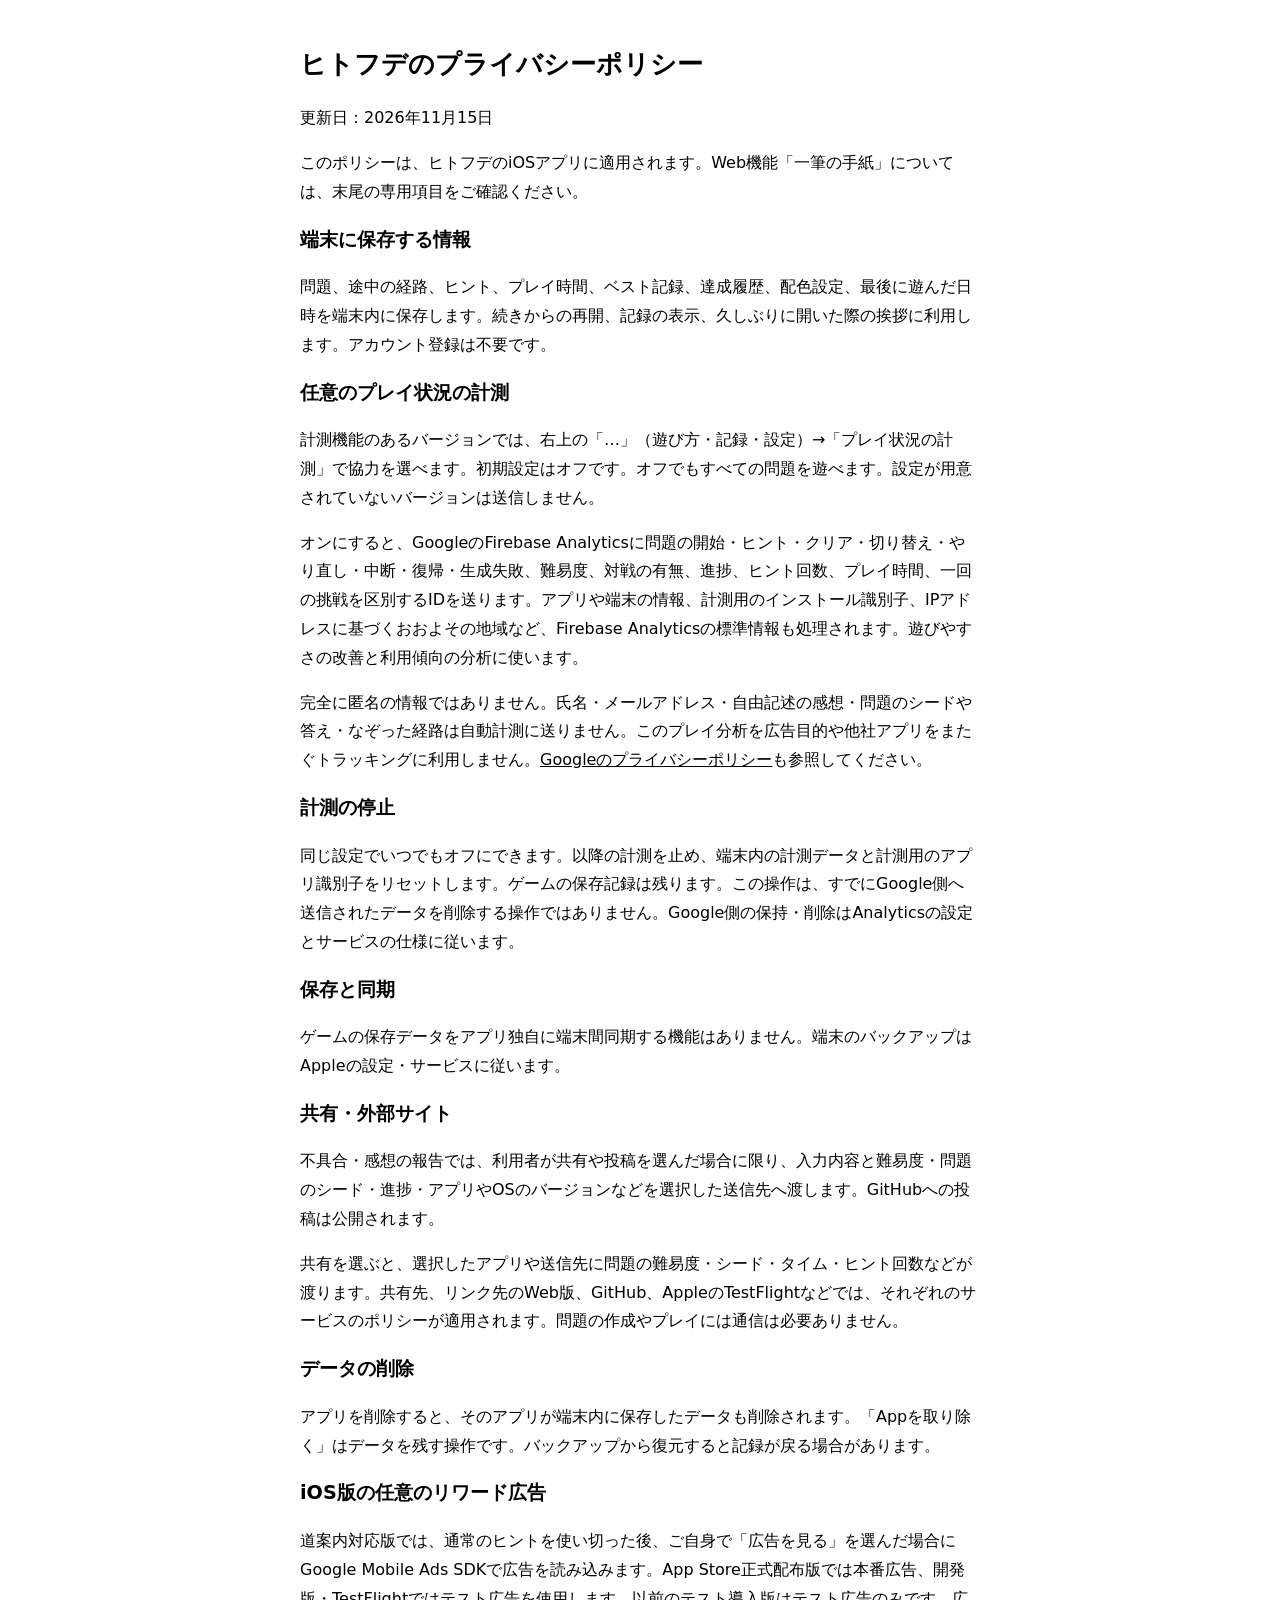
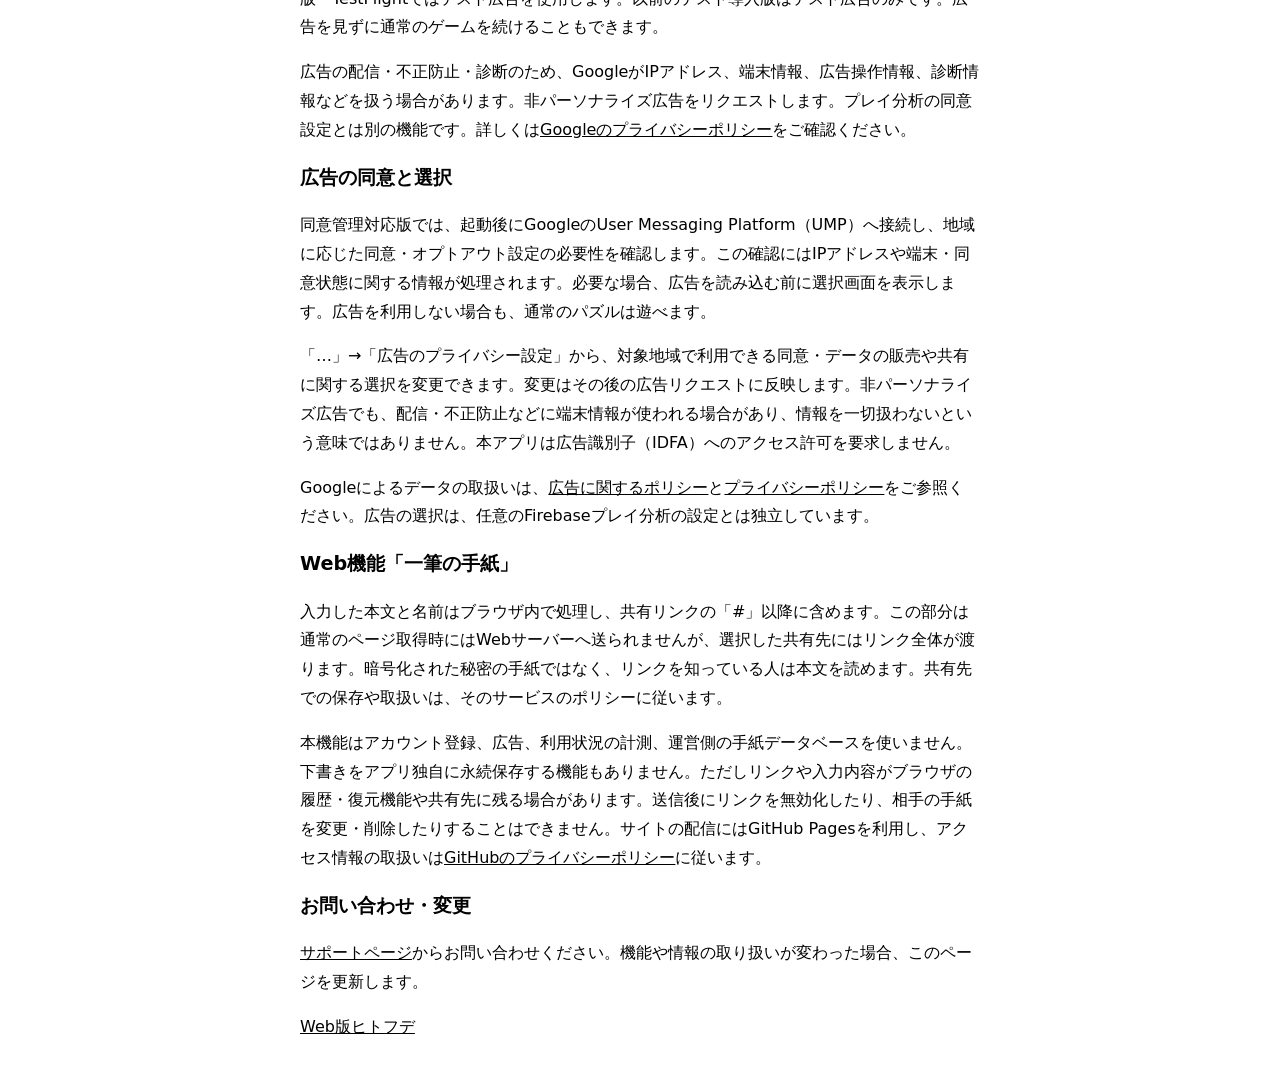
<file: privacy.html>
<!doctype html>
<html lang="ja"><head><meta charset="utf-8"><meta name="viewport" content="width=device-width,initial-scale=1"><title>ヒトフデ｜プライバシーポリシー</title>
<style>:root{color-scheme:light dark}body{font-family:system-ui,sans-serif;max-width:680px;margin:auto;padding:24px;line-height:1.8}a{color:inherit}h1{font-size:1.6rem}h2{font-size:1.2rem}</style></head>
<body><main><h1>ヒトフデのプライバシーポリシー</h1><p>更新日：2026年11月15日</p>
<p>このポリシーは、ヒトフデのiOSアプリに適用されます。Web機能「一筆の手紙」については、末尾の専用項目をご確認ください。</p>
<h2>端末に保存する情報</h2><p>問題、途中の経路、ヒント、プレイ時間、ベスト記録、達成履歴、配色設定、最後に遊んだ日時を端末内に保存します。続きからの再開、記録の表示、久しぶりに開いた際の挨拶に利用します。アカウント登録は不要です。</p>
<h2>任意のプレイ状況の計測</h2><p>計測機能のあるバージョンでは、右上の「…」（遊び方・記録・設定）→「プレイ状況の計測」で協力を選べます。初期設定はオフです。オフでもすべての問題を遊べます。設定が用意されていないバージョンは送信しません。</p>
<p>オンにすると、GoogleのFirebase Analyticsに問題の開始・ヒント・クリア・切り替え・やり直し・中断・復帰・生成失敗、難易度、対戦の有無、進捗、ヒント回数、プレイ時間、一回の挑戦を区別するIDを送ります。アプリや端末の情報、計測用のインストール識別子、IPアドレスに基づくおおよその地域など、Firebase Analyticsの標準情報も処理されます。遊びやすさの改善と利用傾向の分析に使います。</p>
<p>完全に匿名の情報ではありません。氏名・メールアドレス・自由記述の感想・問題のシードや答え・なぞった経路は自動計測に送りません。このプレイ分析を広告目的や他社アプリをまたぐトラッキングに利用しません。<a href="https://policies.google.com/privacy">Googleのプライバシーポリシー</a>も参照してください。</p>
<h2>計測の停止</h2><p>同じ設定でいつでもオフにできます。以降の計測を止め、端末内の計測データと計測用のアプリ識別子をリセットします。ゲームの保存記録は残ります。この操作は、すでにGoogle側へ送信されたデータを削除する操作ではありません。Google側の保持・削除はAnalyticsの設定とサービスの仕様に従います。</p>
<h2>保存と同期</h2><p>ゲームの保存データをアプリ独自に端末間同期する機能はありません。端末のバックアップはAppleの設定・サービスに従います。</p>
<h2>共有・外部サイト</h2><p>不具合・感想の報告では、利用者が共有や投稿を選んだ場合に限り、入力内容と難易度・問題のシード・進捗・アプリやOSのバージョンなどを選択した送信先へ渡します。GitHubへの投稿は公開されます。</p><p>共有を選ぶと、選択したアプリや送信先に問題の難易度・シード・タイム・ヒント回数などが渡ります。共有先、リンク先のWeb版、GitHub、AppleのTestFlightなどでは、それぞれのサービスのポリシーが適用されます。問題の作成やプレイには通信は必要ありません。</p>
<h2>データの削除</h2><p>アプリを削除すると、そのアプリが端末内に保存したデータも削除されます。「Appを取り除く」はデータを残す操作です。バックアップから復元すると記録が戻る場合があります。</p>
<h2>iOS版の任意のリワード広告</h2>
<p>道案内対応版では、通常のヒントを使い切った後、ご自身で「広告を見る」を選んだ場合にGoogle Mobile Ads SDKで広告を読み込みます。App Store正式配布版では本番広告、開発版・TestFlightではテスト広告を使用します。以前のテスト導入版はテスト広告のみです。広告を見ずに通常のゲームを続けることもできます。</p>
<p>広告の配信・不正防止・診断のため、GoogleがIPアドレス、端末情報、広告操作情報、診断情報などを扱う場合があります。非パーソナライズ広告をリクエストします。プレイ分析の同意設定とは別の機能です。詳しくは<a href="https://policies.google.com/privacy">Googleのプライバシーポリシー</a>をご確認ください。</p>
<h2>広告の同意と選択</h2>
<p>同意管理対応版では、起動後にGoogleのUser Messaging Platform（UMP）へ接続し、地域に応じた同意・オプトアウト設定の必要性を確認します。この確認にはIPアドレスや端末・同意状態に関する情報が処理されます。必要な場合、広告を読み込む前に選択画面を表示します。広告を利用しない場合も、通常のパズルは遊べます。</p>
<p>「…」→「広告のプライバシー設定」から、対象地域で利用できる同意・データの販売や共有に関する選択を変更できます。変更はその後の広告リクエストに反映します。非パーソナライズ広告でも、配信・不正防止などに端末情報が使われる場合があり、情報を一切扱わないという意味ではありません。本アプリは広告識別子（IDFA）へのアクセス許可を要求しません。</p>
<p>Googleによるデータの取扱いは、<a href="https://policies.google.com/technologies/ads">広告に関するポリシー</a>と<a href="https://policies.google.com/privacy">プライバシーポリシー</a>をご参照ください。広告の選択は、任意のFirebaseプレイ分析の設定とは独立しています。</p>
<h2 id="letters">Web機能「一筆の手紙」</h2>
<p>入力した本文と名前はブラウザ内で処理し、共有リンクの「#」以降に含めます。この部分は通常のページ取得時にはWebサーバーへ送られませんが、選択した共有先にはリンク全体が渡ります。暗号化された秘密の手紙ではなく、リンクを知っている人は本文を読めます。共有先での保存や取扱いは、そのサービスのポリシーに従います。</p>
<p>本機能はアカウント登録、広告、利用状況の計測、運営側の手紙データベースを使いません。下書きをアプリ独自に永続保存する機能もありません。ただしリンクや入力内容がブラウザの履歴・復元機能や共有先に残る場合があります。送信後にリンクを無効化したり、相手の手紙を変更・削除したりすることはできません。サイトの配信にはGitHub Pagesを利用し、アクセス情報の取扱いは<a href="https://docs.github.com/ja/site-policy/privacy-policies/github-general-privacy-statement">GitHubのプライバシーポリシー</a>に従います。</p>
<h2>お問い合わせ・変更</h2><p><a href="support.html">サポートページ</a>からお問い合わせください。機能や情報の取り扱いが変わった場合、このページを更新します。</p>
<p><a href="./">Web版ヒトフデ</a></p></main></body></html>
</file>
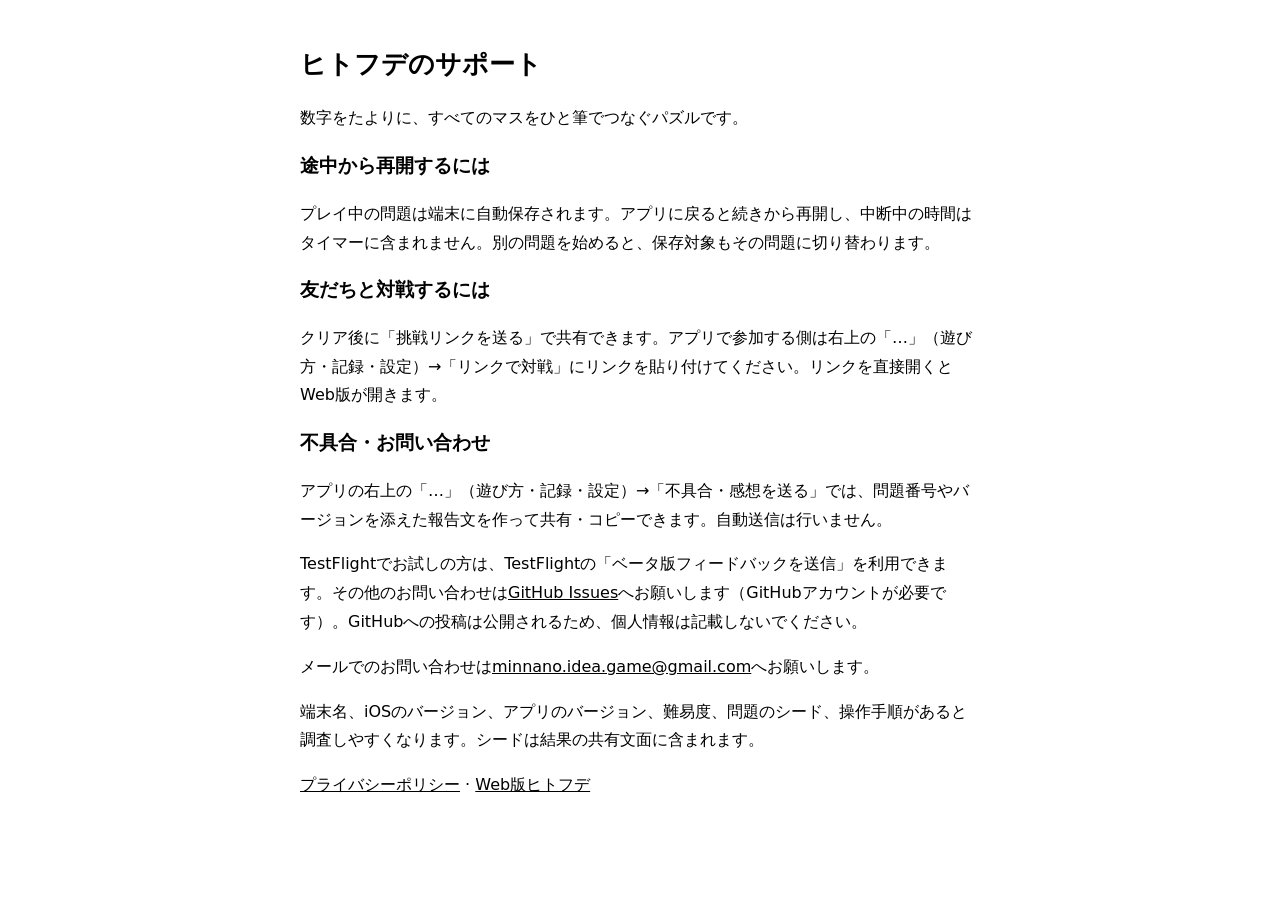
<file: support.html>
<!doctype html>
<html lang="ja"><head><meta charset="utf-8"><meta name="viewport" content="width=device-width,initial-scale=1"><title>ヒトフデ｜サポート</title>
<style>:root{color-scheme:light dark}body{font-family:system-ui,sans-serif;max-width:680px;margin:auto;padding:24px;line-height:1.8}a{color:inherit}h1{font-size:1.6rem}h2{font-size:1.2rem}</style></head>
<body><main><h1>ヒトフデのサポート</h1><p>数字をたよりに、すべてのマスをひと筆でつなぐパズルです。</p>
<h2>途中から再開するには</h2><p>プレイ中の問題は端末に自動保存されます。アプリに戻ると続きから再開し、中断中の時間はタイマーに含まれません。別の問題を始めると、保存対象もその問題に切り替わります。</p>
<h2>友だちと対戦するには</h2><p>クリア後に「挑戦リンクを送る」で共有できます。アプリで参加する側は右上の「…」（遊び方・記録・設定）→「リンクで対戦」にリンクを貼り付けてください。リンクを直接開くとWeb版が開きます。</p>
<h2>不具合・お問い合わせ</h2><p>アプリの右上の「…」（遊び方・記録・設定）→「不具合・感想を送る」では、問題番号やバージョンを添えた報告文を作って共有・コピーできます。自動送信は行いません。</p><p>TestFlightでお試しの方は、TestFlightの「ベータ版フィードバックを送信」を利用できます。その他のお問い合わせは<a href="https://github.com/koheisuzuk25252525/hitofude/issues">GitHub Issues</a>へお願いします（GitHubアカウントが必要です）。GitHubへの投稿は公開されるため、個人情報は記載しないでください。</p>
<p>メールでのお問い合わせは<a href="mailto:minnano.idea.game@gmail.com">minnano.idea.game@gmail.com</a>へお願いします。</p>
<p>端末名、iOSのバージョン、アプリのバージョン、難易度、問題のシード、操作手順があると調査しやすくなります。シードは結果の共有文面に含まれます。</p>
<p><a href="privacy.html">プライバシーポリシー</a> · <a href="./">Web版ヒトフデ</a></p></main></body></html>
</file>
<file: letter.css>
:root{--bg:#f8f3e8;--fg:#1f1d22;--muted:#726b60;--line:#d9d2c3;--paper:#fffdf8;--accent:#c64430;--soft:#efe7d6;--teal:#247a78;--glow:#e8553a33;--shadow:#37251b0c;color-scheme:light}
@media(prefers-color-scheme:dark){:root{--bg:#1b1917;--fg:#f2ece0;--muted:#b9b0a1;--line:#50483f;--paper:#262320;--accent:#ff947d;--soft:#363029;--teal:#6cc8c1;--glow:#ff7a5c33;--shadow:#00000033;color-scheme:dark}}
*{box-sizing:border-box} [hidden]{display:none!important} body{margin:0;background:var(--bg);color:var(--fg);font-family:"Hiragino Sans","Noto Sans JP",system-ui,sans-serif;line-height:1.7}header,main,footer{max-width:520px;margin:auto;padding:22px 20px}header{display:flex;justify-content:space-between;align-items:center}.brand{font-size:24px;font-weight:900;letter-spacing:-.06em;text-decoration:none;color:var(--fg)}.brand span{color:var(--accent)}.eyebrow{font-size:12px;letter-spacing:.14em;color:var(--teal);font-weight:700}.intro{padding:12px 8px 28px}h1{font-size:clamp(30px,8vw,42px);line-height:1.4;letter-spacing:.04em;margin:12px 0 18px}h2{font-size:22px;line-height:1.5}.intro p{font-size:14px;color:var(--muted)}.paper{position:relative;padding:24px;border:1px solid var(--line);border-radius:18px;background:var(--paper);box-shadow:0 8px 26px var(--shadow);margin-bottom:20px;overflow:hidden}label{display:block;font-size:14px;font-weight:700;margin:0 0 10px}input,textarea,button{font:inherit}input,textarea{width:100%;border:1px solid var(--line);border-radius:9px;padding:12px;background:var(--bg);color:var(--fg);font-size:16px}textarea{resize:vertical;min-height:100px}input{margin-bottom:4px}small,.fine,.fieldHelp,.privacyNote{font-size:12px;color:var(--muted)}.fieldHelp{display:flex;justify-content:space-between;gap:12px;flex-wrap:wrap}output{white-space:nowrap}.muted{font-weight:400;color:var(--muted)}button,a{touch-action:manipulation}button{cursor:pointer}button:disabled{opacity:.45;cursor:default}.wide{display:block;width:100%;text-align:center;margin-top:12px}.primary,.secondary{border:1px solid var(--line);border-radius:10px;min-height:48px;padding:11px 16px;font-weight:700;text-decoration:none}.primary{background:var(--accent);color:var(--paper);border-color:var(--accent)}.secondary{background:var(--paper);color:var(--fg)}.textButton{border:0;background:none;color:var(--teal);padding:12px 4px;min-height:44px;font-size:14px;text-decoration:underline;text-underline-offset:4px}.fine{text-align:center}.privacyNote{border-top:1px solid var(--line);padding-top:16px;margin-top:22px}.ideas{margin:16px 0 24px;font-size:13px}.ideas summary{cursor:pointer;color:var(--teal);padding:8px 0}.examples{display:flex;gap:6px;flex-wrap:wrap}.examples button{background:var(--soft);border:0;border-radius:20px;color:var(--fg);padding:10px 14px;min-height:44px;font-size:12px}.previewBar{display:flex;justify-content:space-between;align-items:center;gap:10px;border-bottom:1px solid var(--line);font-size:12px;color:var(--muted)}.seal{margin:0 auto 12px;display:grid;place-items:center;background:var(--soft);border:1px solid var(--line);width:52px;height:52px;border-radius:50%;font-size:25px;color:var(--accent)}.instruction{text-align:center;font-size:14px}.boardFrame{position:relative;border:1px solid var(--line);border-radius:14px;padding:6px;background:var(--bg);margin-top:20px}.board{position:relative;display:grid;grid-template-columns:repeat(4,1fr);aspect-ratio:1;touch-action:none;user-select:none;-webkit-user-select:none}.cell{margin:3px;border:1px solid var(--line);border-radius:10px;background:var(--paper);color:var(--fg);font-size:clamp(18px,6vw,27px);font-weight:700;min-width:0;padding:0}.cell.visited{background:var(--soft)}.cell.tip{outline:3px solid var(--teal);outline-offset:-4px}.route{position:absolute;inset:6px;width:calc(100% - 12px);height:calc(100% - 12px);pointer-events:none}.route polyline{stroke:var(--accent);stroke-width:10;stroke-opacity:.45;stroke-linecap:round;stroke-linejoin:round;fill:none}.guidance{text-align:center;font-size:13px;min-height:44px;color:var(--teal);margin:14px 0 4px}.tools{display:flex;gap:6px}.tools button{flex:1;padding:8px 3px;font-size:12px;min-width:0}.opened{padding-top:35px}.unsealed{width:100%;height:70px;overflow:visible}.unsealed path{fill:none;stroke:var(--accent);stroke-width:3;stroke-linecap:round;stroke-dasharray:500;stroke-dashoffset:0}.opened.animated .unsealed path{animation:unseal .9s ease-out}.opened.animated .letterBody{animation:arrive .8s ease-out}.letterBody{font-family:"Hiragino Mincho ProN","Yu Mincho",serif;font-size:21px;line-height:2;white-space:pre-wrap;overflow-wrap:anywhere;letter-spacing:.025em;margin:28px 0}.signature{text-align:right;color:var(--muted);overflow-wrap:anywhere}.reply{border-top:1px solid var(--line);margin-top:32px;padding-top:18px}.reply p{text-align:center;font-size:13px;color:var(--muted)}.status{font-size:13px;color:var(--teal);overflow-wrap:anywhere}footer{display:flex;justify-content:center;flex-wrap:wrap;gap:10px 16px;font-size:11px;color:var(--muted);padding-bottom:max(24px,env(safe-area-inset-bottom))}footer span{width:100%;text-align:center}footer a{color:inherit;padding:6px}:focus-visible{outline:3px solid var(--teal);outline-offset:3px}@keyframes unseal{from{stroke-dashoffset:500}to{stroke-dashoffset:0}}@keyframes arrive{from{transform:translateY(8px);opacity:.3}to{transform:translateY(0);opacity:1}}@media(prefers-reduced-motion:reduce){*,*::before,*::after{animation:none!important;scroll-behavior:auto!important}}@media(max-width:350px){header,main,footer{padding-left:12px;padding-right:12px}.paper{padding:18px}.tools button{font-size:11px}}

h1[tabindex="-1"]:focus,h2[tabindex="-1"]:focus{outline:none}#receive .intro{padding-top:0;padding-bottom:12px}#receive h1{font-size:30px;margin:8px 0;line-height:1.3}#receive .intro p{margin:8px 0}#receive .eyebrow{overflow-wrap:anywhere}#play .seal{display:none}#play .instruction{margin-top:0}#play .boardFrame{margin-top:12px}

.cell.endpoint{color:var(--teal)}.delivered .instruction,.delivered .fine,.delivered .tools,.delivered #skip{display:none}.delivered .boardFrame{margin-top:0}.delivered .cell:disabled{opacity:1;cursor:default}.delivered .cell{font-size:clamp(18px,6vw,27px)}.revealedCharacter{display:inline-block;animation:letterAppear .35s ease-out both}@keyframes letterAppear{from{opacity:0;transform:translateY(5px)}to{opacity:1;transform:translateY(0)}}

select{font:inherit;width:100%;min-height:48px;padding:10px;border:1px solid var(--line);border-radius:9px;background:var(--bg);color:var(--fg)}.previewBar{flex-wrap:wrap}#difficultyHelp{margin-bottom:24px}
</file>
